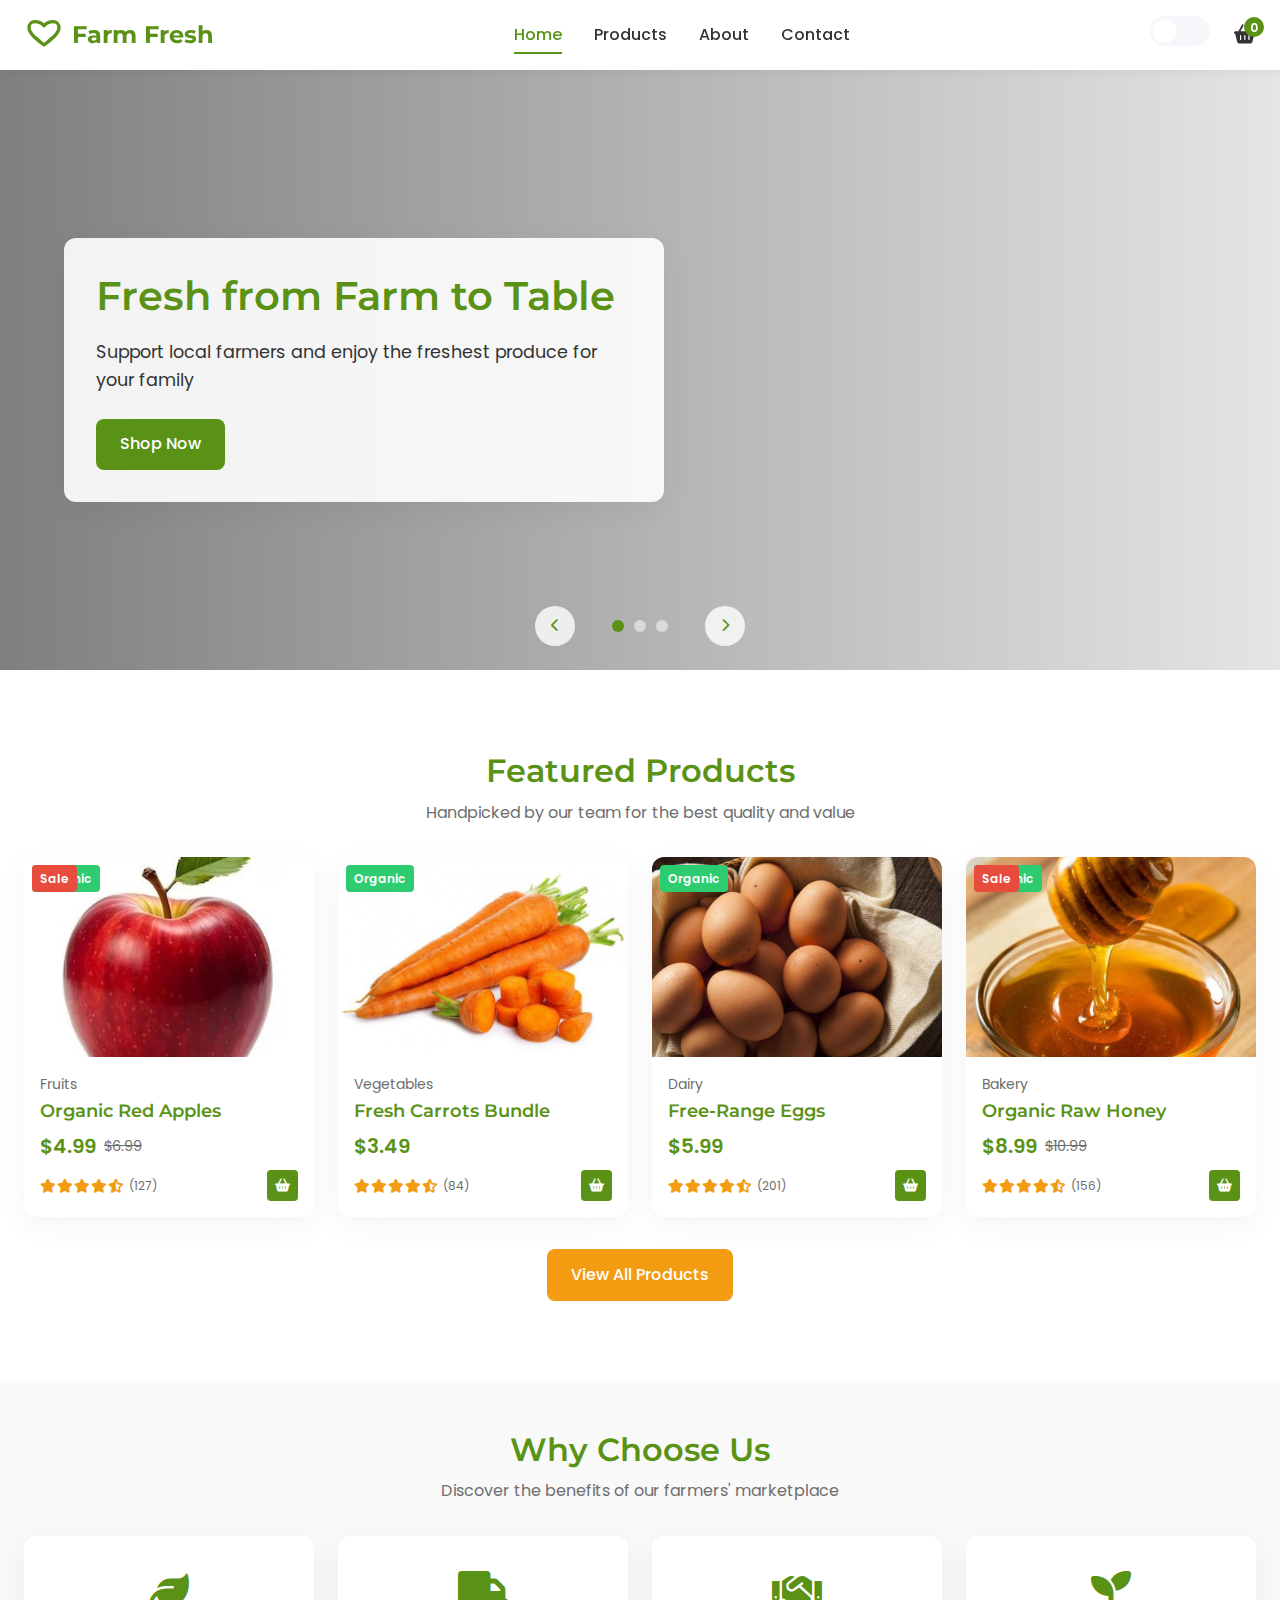
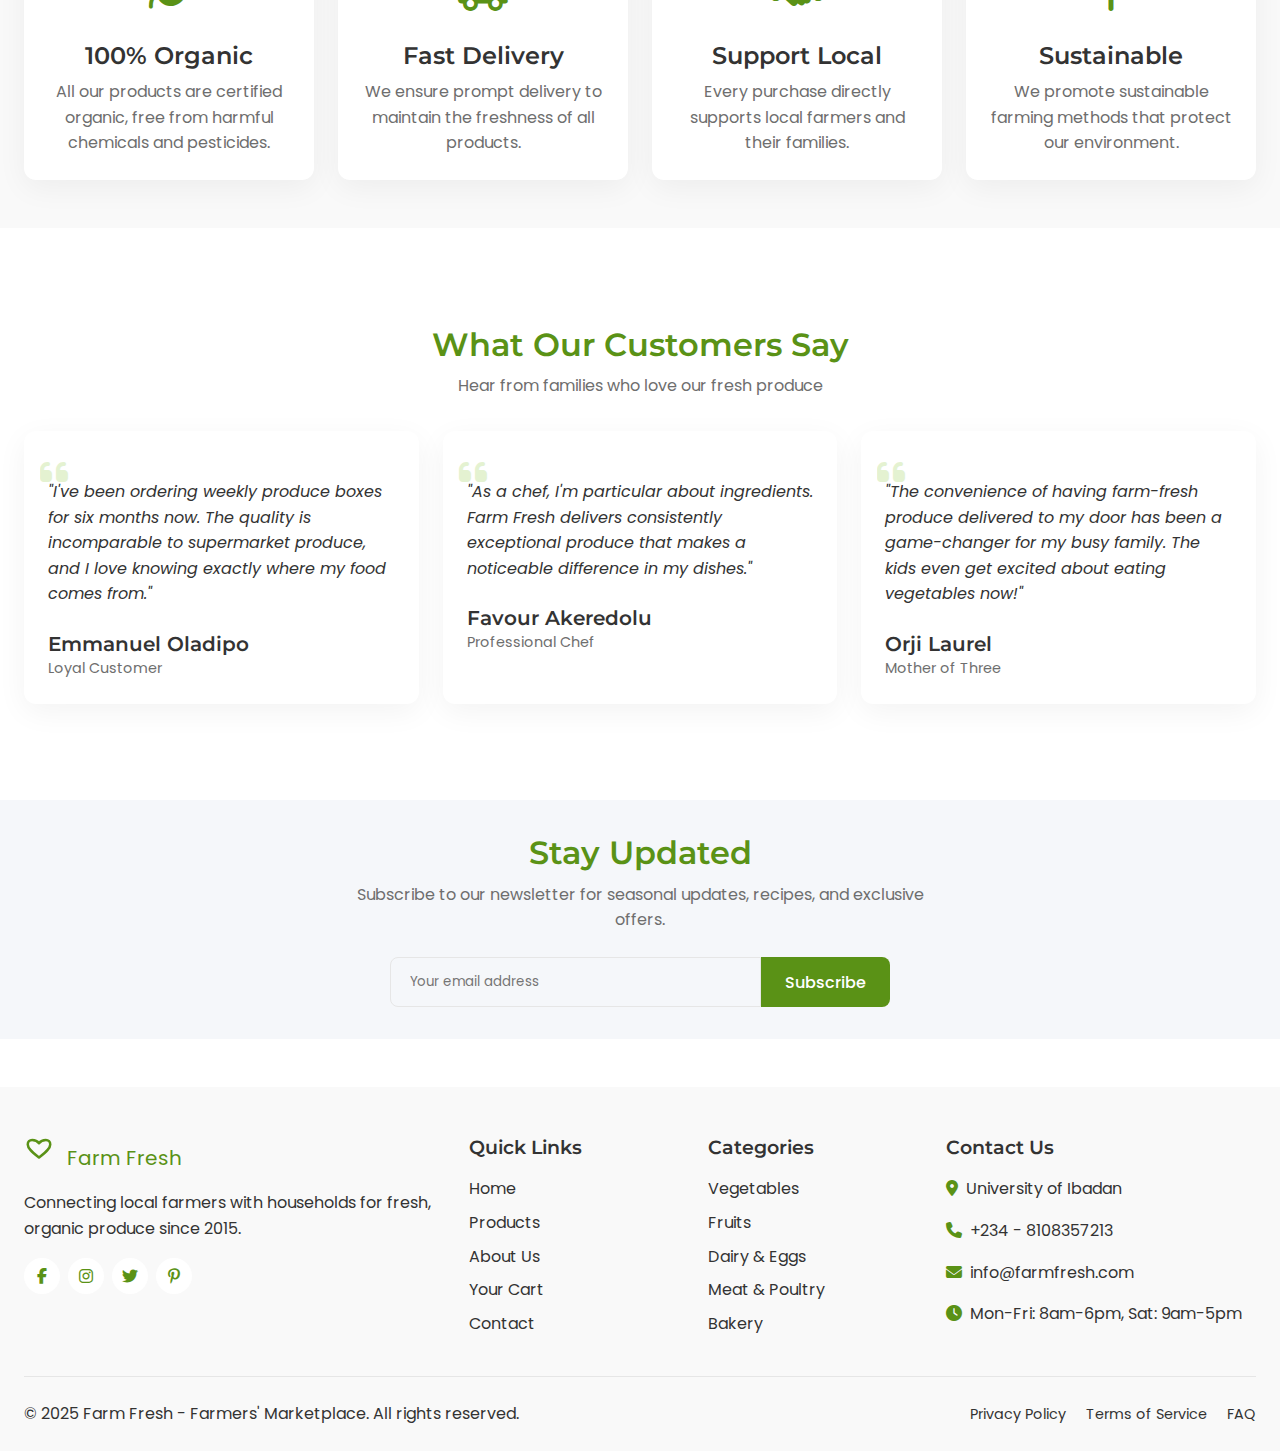
<file: index.html>
<!DOCTYPE html>
<html lang="en">
<head>
    <meta charset="UTF-8">
    <meta name="viewport" content="width=device-width, initial-scale=1.0">
    <title>Farm Fresh - Farmers' Marketplace</title>
    <!-- Google Fonts -->
    <link rel="preconnect" href="https://fonts.googleapis.com">
    <link rel="preconnect" href="https://fonts.gstatic.com" crossorigin>
    <link href="https://fonts.googleapis.com/css2?family=Poppins:wght@300;400;500;600;700&family=Montserrat:wght@400;500;600;700&display=swap" rel="stylesheet">
    <!-- Font Awesome -->
    <link rel="stylesheet" href="https://cdnjs.cloudflare.com/ajax/libs/font-awesome/6.4.0/css/all.min.css">
    <!-- Custom CSS -->
    <link rel="stylesheet" href="style.css">
    <link rel="stylesheet" href="responsive.css">
</head>
<body>
    <div class="page-container">
        <!-- Header -->
        <header class="main-header">
            <div class="container">
                <div class="logo-container">
                    <a href="index.html" class="logo">
                        <svg width="40" height="40" viewBox="0 0 24 24" fill="none" xmlns="http://www.w3.org/2000/svg" class="logo-svg">
                            <path d="M12 6.5C10.5 4.5 8 4 6.5 4C4.5 4 3 5.5 3 7.5C3 11 7 14 12 18C17 14 21 11 21 7.5C21 5.5 19.5 4 17.5 4C16 4 13.5 4.5 12 6.5Z" stroke="currentColor" stroke-width="2" stroke-linecap="round" stroke-linejoin="round"/>
                        </svg>
                        <span>Farm Fresh</span>
                    </a>
                </div>
                
                <nav class="main-nav">
                    <ul class="nav-list">
                        <li class="nav-item"><a href="index.html" class="nav-link active">Home</a></li>
                        <li class="nav-item"><a href="products.html" class="nav-link">Products</a></li>
                        <li class="nav-item"><a href="#about" class="nav-link">About</a></li>
                        <li class="nav-item"><a href="#contact" class="nav-link">Contact</a></li>
                    </ul>
                </nav>
                
                <div class="header-actions">
                    <div class="theme-toggle">
                        <input type="checkbox" id="theme-toggle-checkbox" class="theme-toggle-checkbox">
                        <label for="theme-toggle-checkbox" class="theme-toggle-label">
                            <i class="fas fa-sun"></i>
                            <i class="fas fa-moon"></i>
                            <span class="toggle-ball"></span>
                        </label>
                    </div>
                    
                    <a href="cart.html" class="cart-icon">
                        <i class="fas fa-shopping-basket"></i>
                        <span class="cart-count">0</span>
                    </a>
                    
                    <button class="mobile-menu-toggle" aria-label="Toggle menu">
                        <span class="hamburger-icon"></span>
                    </button>
                </div>
            </div>
        </header>
        
        <!-- Hero Section with Carousel -->
        <section class="hero-section">
            <div class="carousel-container">
                <div class="carousel">
                    <div class="carousel-slide active">
                        <div class="slide-content">
                            <h1>Fresh from Farm to Table</h1>
                            <p>Support local farmers and enjoy the freshest produce for your family</p>
                            <a href="products.html" class="btn btn-primary">Shop Now</a>
                        </div>
                        <div class="slide-background bg-1"></div>
                    </div>
                    <div class="carousel-slide">
                        <div class="slide-content">
                            <h1>Organic & Sustainable</h1>
                            <p>Discover organic vegetables, fruits, and dairy products from local farms</p>
                            <a href="products.html" class="btn btn-primary">Explore</a>
                        </div>
                        <div class="slide-background bg-2"></div>
                    </div>
                    <div class="carousel-slide">
                        <div class="slide-content">
                            <h1>Seasonal Specials</h1>
                            <p>The best of each season delivered directly to your doorstep</p>
                            <a href="products.html" class="btn btn-primary">View Specials</a>
                        </div>
                        <div class="slide-background bg-3"></div>
                    </div>
                </div>
                <div class="carousel-controls">
                    <button class="carousel-arrow prev" aria-label="Previous slide">
                        <i class="fas fa-chevron-left"></i>
                    </button>
                    <div class="carousel-indicators">
                        <button class="indicator active" data-slide="0" aria-label="Slide 1"></button>
                        <button class="indicator" data-slide="1" aria-label="Slide 2"></button>
                        <button class="indicator" data-slide="2" aria-label="Slide 3"></button>
                    </div>
                    <button class="carousel-arrow next" aria-label="Next slide">
                        <i class="fas fa-chevron-right"></i>
                    </button>
                </div>
            </div>
        </section>
        
        <!-- Featured Products Section -->
        <section class="featured-section">
            <div class="container">
                <div class="section-header">
                    <h2>Featured Products</h2>
                    <p>Handpicked by our team for the best quality and value</p>
                </div>
                
                <div class="featured-products" id="featured-products">
                    <!-- Products will be populated by JavaScript -->
                    <div class="loading-spinner">
                        <i class="fas fa-spinner fa-spin"></i>
                    </div>
                </div>
                
                <div class="text-center">
                    <a href="products.html" class="btn btn-secondary">View All Products</a>
                </div>
            </div>
        </section>
        
        <!-- Why Choose Us Section -->
        <section class="why-choose-us">
            <div class="container">
                <div class="section-header">
                    <h2>Why Choose Us</h2>
                    <p>Discover the benefits of our farmers' marketplace</p>
                </div>
                
                <div class="benefits-container">
                    <div class="benefit-card">
                        <div class="benefit-icon">
                            <i class="fas fa-leaf"></i>
                        </div>
                        <h3>100% Organic</h3>
                        <p>All our products are certified organic, free from harmful chemicals and pesticides.</p>
                    </div>
                    
                    <div class="benefit-card">
                        <div class="benefit-icon">
                            <i class="fas fa-truck"></i>
                        </div>
                        <h3>Fast Delivery</h3>
                        <p>We ensure prompt delivery to maintain the freshness of all products.</p>
                    </div>
                    
                    <div class="benefit-card">
                        <div class="benefit-icon">
                            <i class="fas fa-handshake"></i>
                        </div>
                        <h3>Support Local</h3>
                        <p>Every purchase directly supports local farmers and their families.</p>
                    </div>
                    
                    <div class="benefit-card">
                        <div class="benefit-icon">
                            <i class="fas fa-seedling"></i>
                        </div>
                        <h3>Sustainable</h3>
                        <p>We promote sustainable farming methods that protect our environment.</p>
                    </div>
                </div>
            </div>
        </section>
        
        <!-- Testimonials Section -->
        <section class="testimonials-section">
            <div class="container">
                <div class="section-header">
                    <h2>What Our Customers Say</h2>
                    <p>Hear from families who love our fresh produce</p>
                </div>
                
                <div class="testimonials-container">
                    <div class="testimonial-card">
                        <div class="quote-icon">
                            <i class="fas fa-quote-left"></i>
                        </div>
                        <p class="testimonial-text">"I've been ordering weekly produce boxes for six months now. The quality is incomparable to supermarket produce, and I love knowing exactly where my food comes from."</p>
                        <div class="testimonial-author">
                            <h4>Emmanuel Oladipo</h4>
                            <p>Loyal Customer</p>
                        </div>
                    </div>
                    
                    <div class="testimonial-card">
                        <div class="quote-icon">
                            <i class="fas fa-quote-left"></i>
                        </div>
                        <p class="testimonial-text">"As a chef, I'm particular about ingredients. Farm Fresh delivers consistently exceptional produce that makes a noticeable difference in my dishes."</p>
                        <div class="testimonial-author">
                            <h4>Favour Akeredolu</h4>
                            <p>Professional Chef</p>
                        </div>
                    </div>
                    
                    <div class="testimonial-card">
                        <div class="quote-icon">
                            <i class="fas fa-quote-left"></i>
                        </div>
                        <p class="testimonial-text">"The convenience of having farm-fresh produce delivered to my door has been a game-changer for my busy family. The kids even get excited about eating vegetables now!"</p>
                        <div class="testimonial-author">
                            <h4>Orji Laurel</h4>
                            <p>Mother of Three</p>
                        </div>
                    </div>
                </div>
            </div>
        </section>
        
        <!-- Subscribe Section -->
        <section class="subscribe-section">
            <div class="container">
                <div class="subscribe-content">
                    <h2>Stay Updated</h2>
                    <p>Subscribe to our newsletter for seasonal updates, recipes, and exclusive offers.</p>
                    <form class="subscribe-form">
                        <input type="email" placeholder="Your email address" required>
                        <button type="submit" class="btn btn-primary">Subscribe</button>
                    </form>
                </div>
            </div>
        </section>
        
        <!-- Footer -->
        <footer class="main-footer" id="contact">
            <div class="container">
                <div class="footer-content">
                    <div class="footer-column">
                        <div class="footer-logo">
                            <a href="index.html">
                                <svg width="30" height="30" viewBox="0 0 24 24" fill="none" xmlns="http://www.w3.org/2000/svg" class="logo-svg">
                                    <path d="M12 6.5C10.5 4.5 8 4 6.5 4C4.5 4 3 5.5 3 7.5C3 11 7 14 12 18C17 14 21 11 21 7.5C21 5.5 19.5 4 17.5 4C16 4 13.5 4.5 12 6.5Z" stroke="currentColor" stroke-width="2" stroke-linecap="round" stroke-linejoin="round"/>
                                </svg>
                                <span>Farm Fresh</span>
                            </a>
                        </div>
                        <p>Connecting local farmers with households for fresh, organic produce since 2015.</p>
                        <div class="social-links">
                            <a href="#" aria-label="Facebook"><i class="fab fa-facebook-f"></i></a>
                            <a href="#" aria-label="Instagram"><i class="fab fa-instagram"></i></a>
                            <a href="#" aria-label="Twitter"><i class="fab fa-twitter"></i></a>
                            <a href="#" aria-label="Pinterest"><i class="fab fa-pinterest-p"></i></a>
                        </div>
                    </div>
                    
                    <div class="footer-column">
                        <h3>Quick Links</h3>
                        <ul class="footer-links">
                            <li><a href="index.html">Home</a></li>
                            <li><a href="products.html">Products</a></li>
                            <li><a href="#about">About Us</a></li>
                            <li><a href="cart.html">Your Cart</a></li>
                            <li><a href="#contact">Contact</a></li>
                        </ul>
                    </div>
                    
                    <div class="footer-column">
                        <h3>Categories</h3>
                        <ul class="footer-links">
                            <li><a href="products.html?category=vegetables">Vegetables</a></li>
                            <li><a href="products.html?category=fruits">Fruits</a></li>
                            <li><a href="products.html?category=dairy">Dairy & Eggs</a></li>
                            <li><a href="products.html?category=meat">Meat & Poultry</a></li>
                            <li><a href="products.html?category=bakery">Bakery</a></li>
                        </ul>
                    </div>
                    
                    <div class="footer-column">
                        <h3>Contact Us</h3>
                        <ul class="contact-info">
                            <li><i class="fas fa-map-marker-alt"></i> University of Ibadan</li>
                            <li><i class="fas fa-phone"></i> +234 - 8108357213</li>
                            <li><i class="fas fa-envelope"></i> info@farmfresh.com</li>
                            <li><i class="fas fa-clock"></i> Mon-Fri: 8am-6pm, Sat: 9am-5pm</li>
                        </ul>
                    </div>
                </div>
                
                <div class="footer-bottom">
                    <p>&copy; 2025 Farm Fresh - Farmers' Marketplace. All rights reserved.</p>
                    <div class="footer-bottom-links">
                        <a href="#">Privacy Policy</a>
                        <a href="#">Terms of Service</a>
                        <a href="#">FAQ</a>
                    </div>
                </div>
            </div>
        </footer>
    </div>
    
    <!-- JavaScript -->
    <script src="main.js"></script>
    <script src="carousel.js"></script>
    <script src="theme.js"></script>
    <script src="products.js"></script>
</body>
</html>
</file>
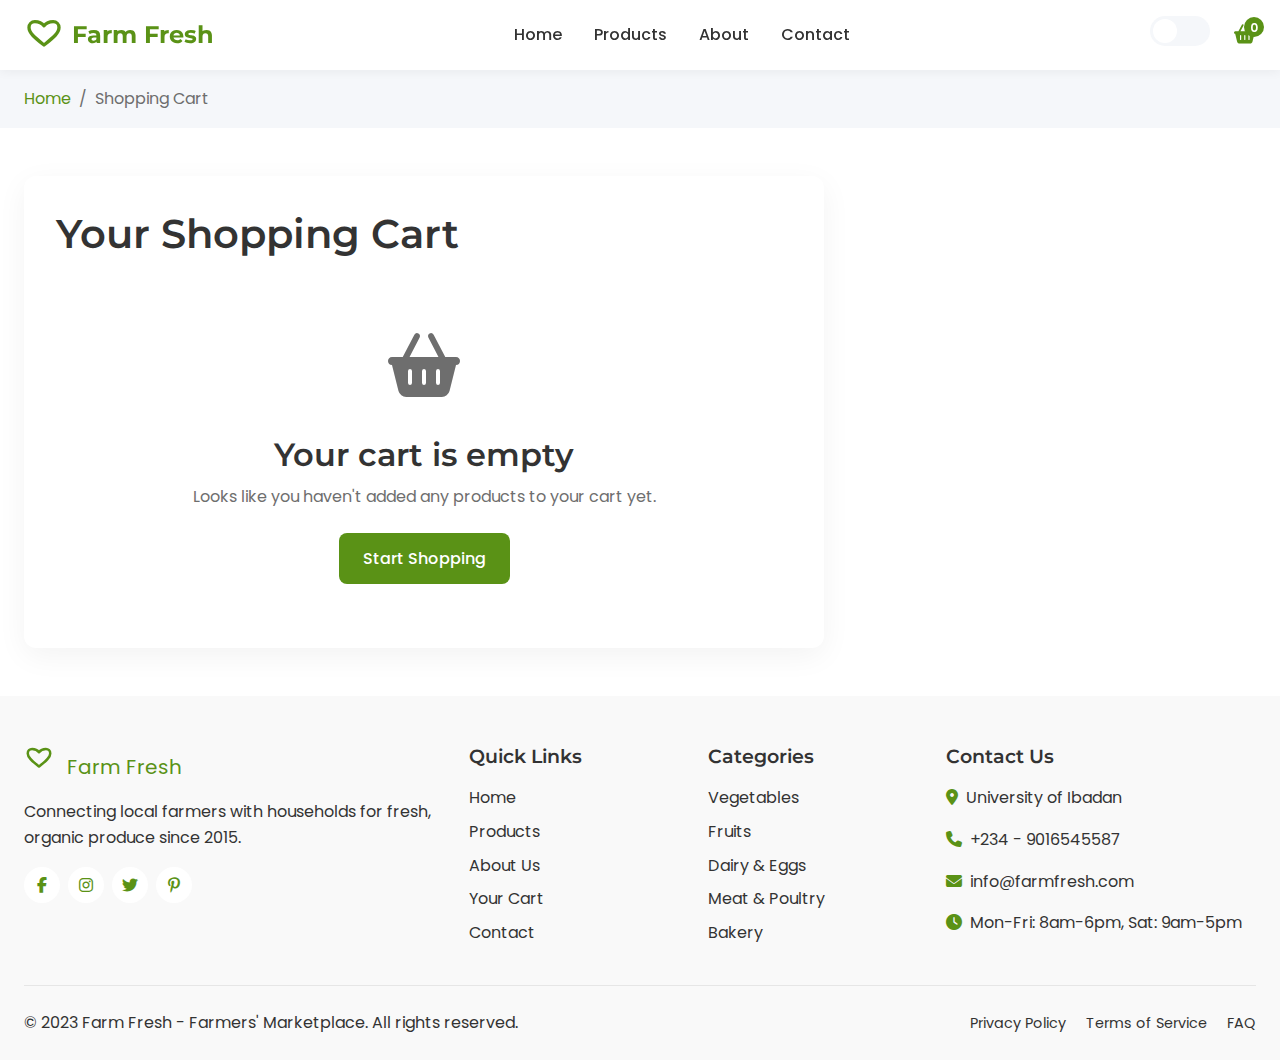
<file: cart.html>
<!DOCTYPE html>
<html lang="en">
<head>
    <meta charset="UTF-8">
    <meta name="viewport" content="width=device-width, initial-scale=1.0">
    <title>Shopping Cart - Farm Fresh Marketplace</title>
    <!-- Google Fonts -->
    <link rel="preconnect" href="https://fonts.googleapis.com">
    <link rel="preconnect" href="https://fonts.gstatic.com" crossorigin>
    <link href="https://fonts.googleapis.com/css2?family=Poppins:wght@300;400;500;600;700&family=Montserrat:wght@400;500;600;700&display=swap" rel="stylesheet">
    <!-- Font Awesome -->
    <link rel="stylesheet" href="https://cdnjs.cloudflare.com/ajax/libs/font-awesome/6.4.0/css/all.min.css">
    <!-- Custom CSS -->
    <link rel="stylesheet" href="style.css">
    <link rel="stylesheet" href="responsive.css">
</head>
<body>
    <div class="page-container">
        <!-- Header -->
        <header class="main-header">
            <div class="container">
                <div class="logo-container">
                    <a href="index.html" class="logo">
                        <svg width="40" height="40" viewBox="0 0 24 24" fill="none" xmlns="http://www.w3.org/2000/svg" class="logo-svg">
                            <path d="M12 6.5C10.5 4.5 8 4 6.5 4C4.5 4 3 5.5 3 7.5C3 11 7 14 12 18C17 14 21 11 21 7.5C21 5.5 19.5 4 17.5 4C16 4 13.5 4.5 12 6.5Z" stroke="currentColor" stroke-width="2" stroke-linecap="round" stroke-linejoin="round"/>
                        </svg>
                        <span>Farm Fresh</span>
                    </a>
                </div>
                
                <nav class="main-nav">
                    <ul class="nav-list">
                        <li class="nav-item"><a href="index.html" class="nav-link">Home</a></li>
                        <li class="nav-item"><a href="products.html" class="nav-link">Products</a></li>
                        <li class="nav-item"><a href="#about" class="nav-link">About</a></li>
                        <li class="nav-item"><a href="#contact" class="nav-link">Contact</a></li>
                    </ul>
                </nav>
                
                <div class="header-actions">
                    <div class="theme-toggle">
                        <input type="checkbox" id="theme-toggle-checkbox" class="theme-toggle-checkbox">
                        <label for="theme-toggle-checkbox" class="theme-toggle-label">
                            <i class="fas fa-sun"></i>
                            <i class="fas fa-moon"></i>
                            <span class="toggle-ball"></span>
                        </label>
                    </div>
                    
                    <a href="cart.html" class="cart-icon active">
                        <i class="fas fa-shopping-basket"></i>
                        <span class="cart-count">0</span>
                    </a>
                    
                    <button class="mobile-menu-toggle" aria-label="Toggle menu">
                        <span class="hamburger-icon"></span>
                    </button>
                </div>
            </div>
        </header>
        
        <!-- Breadcrumbs -->
        <div class="breadcrumbs">
            <div class="container">
                <ul class="breadcrumb-list">
                    <li><a href="index.html">Home</a></li>
                    <li>Shopping Cart</li>
                </ul>
            </div>
        </div>
        
        <!-- Cart Page Main Content -->
        <main class="cart-page">
            <div class="container">
                <div class="cart-container">
                    <h1>Your Shopping Cart</h1>
                    
                    <div id="cart-content">
                        <!-- Cart items will be populated by JavaScript -->
                        <div class="loading-spinner">
                            <i class="fas fa-spinner fa-spin"></i>
                        </div>
                    </div>
                    
                    <div class="empty-cart-message" id="empty-cart-message" style="display: none;">
                        <div class="empty-cart-icon">
                            <i class="fas fa-shopping-basket"></i>
                        </div>
                        <h2>Your cart is empty</h2>
                        <p>Looks like you haven't added any products to your cart yet.</p>
                        <a href="products.html" class="btn btn-primary">Start Shopping</a>
                    </div>
                    
                    <div class="cart-actions" id="cart-actions" style="display: none;">
                        <div class="continue-shopping">
                            <a href="products.html" class="btn btn-outline">
                                <i class="fas fa-arrow-left"></i> Continue Shopping
                            </a>
                        </div>
                        <div class="update-cart">
                            <button id="update-cart-btn" class="btn btn-secondary">
                                <i class="fas fa-sync-alt"></i> Update Cart
                            </button>
                        </div>
                    </div>
                </div>
                
                <!-- Order Summary -->
                <div class="order-summary-container" id="order-summary" style="display: none;">
                    <div class="order-summary">
                        <h2>Order Summary</h2>
                        
                        <div class="summary-item">
                            <span>Subtotal</span>
                            <span id="subtotal-price">$0.00</span>
                        </div>
                        
                        <div class="summary-item">
                            <span>Shipping</span>
                            <span id="shipping-cost">$0.00</span>
                        </div>
                        
                        <div class="summary-item tax">
                            <span>Tax</span>
                            <span id="tax-amount">$0.00</span>
                        </div>
                        
                        <div class="summary-item promo-code">
                            <div class="promo-input">
                                <input type="text" id="promo-code" placeholder="Enter promo code">
                                <button id="apply-promo" class="btn btn-small">Apply</button>
                            </div>
                        </div>
                        
                        <div class="summary-item discount" id="discount-container" style="display: none;">
                            <span>Discount</span>
                            <span id="discount-amount">-$0.00</span>
                        </div>
                        
                        <div class="summary-total">
                            <span>Total</span>
                            <span id="total-price">$0.00</span>
                        </div>
                        
                        <button id="checkout-btn" class="btn btn-primary checkout-btn">
                            Proceed to Checkout
                        </button>
                    </div>
                    
                    <!-- Payment Methods -->
                    <div class="payment-methods">
                        <h3>We Accept</h3>
                        <div class="payment-icons">
                            <i class="fab fa-cc-visa"></i>
                            <i class="fab fa-cc-mastercard"></i>
                            <i class="fab fa-cc-amex"></i>
                            <i class="fab fa-cc-paypal"></i>
                            <i class="fab fa-cc-apple-pay"></i>
                        </div>
                    </div>
                </div>
            </div>
        </main>
        
        <!-- Checkout Modal -->
        <div class="modal" id="checkout-modal">
            <div class="modal-content">
                <button class="modal-close" id="close-modal" aria-label="Close modal">
                    <i class="fas fa-times"></i>
                </button>
                
                <div class="checkout-form-container">
                    <h2>Complete Your Order</h2>
                    
                    <form id="checkout-form" class="checkout-form">
                        <div class="form-section">
                            <h3>Contact Information</h3>
                            <div class="form-group">
                                <label for="email">Email Address</label>
                                <input type="email" id="email" required>
                            </div>
                            <div class="form-group">
                                <label for="phone">Phone Number</label>
                                <input type="tel" id="phone" required>
                            </div>
                        </div>
                        
                        <div class="form-section">
                            <h3>Shipping Address</h3>
                            <div class="form-row">
                                <div class="form-group">
                                    <label for="first-name">First Name</label>
                                    <input type="text" id="first-name" required>
                                </div>
                                <div class="form-group">
                                    <label for="last-name">Last Name</label>
                                    <input type="text" id="last-name" required>
                                </div>
                            </div>
                            <div class="form-group">
                                <label for="address">Address</label>
                                <input type="text" id="address" required>
                            </div>
                            <div class="form-group">
                                <label for="apartment">Apartment, suite, etc. (optional)</label>
                                <input type="text" id="apartment">
                            </div>
                            <div class="form-row">
                                <div class="form-group">
                                    <label for="city">City</label>
                                    <input type="text" id="city" required>
                                </div>
                                <div class="form-group">
                                    <label for="state">State</label>
                                    <input type="text" id="state" required>
                                </div>
                                <div class="form-group">
                                    <label for="zip">ZIP Code</label>
                                    <input type="text" id="zip" required>
                                </div>
                            </div>
                        </div>
                        
                        <div class="form-section">
                            <h3>Payment Method</h3>
                            <div class="payment-options">
                                <label class="payment-option">
                                    <input type="radio" name="payment" value="credit-card" checked>
                                    <span class="payment-label">
                                        <i class="far fa-credit-card"></i>
                                        Credit Card
                                    </span>
                                </label>
                                <label class="payment-option">
                                    <input type="radio" name="payment" value="paypal">
                                    <span class="payment-label">
                                        <i class="fab fa-paypal"></i>
                                        PayPal
                                    </span>
                                </label>
                            </div>
                            
                            <div id="credit-card-fields">
                                <div class="form-group">
                                    <label for="card-number">Card Number</label>
                                    <input type="text" id="card-number" placeholder="1234 5678 9012 3456" required>
                                </div>
                                <div class="form-row">
                                    <div class="form-group">
                                        <label for="card-name">Name on Card</label>
                                        <input type="text" id="card-name" required>
                                    </div>
                                </div>
                                <div class="form-row">
                                    <div class="form-group">
                                        <label for="expiry">Expiry Date</label>
                                        <input type="text" id="expiry" placeholder="MM/YY" required>
                                    </div>
                                    <div class="form-group">
                                        <label for="cvv">CVV</label>
                                        <input type="text" id="cvv" placeholder="123" required>
                                    </div>
                                </div>
                            </div>
                        </div>
                        
                        <div class="form-section">
                            <div class="order-review">
                                <h3>Order Review</h3>
                                <div class="review-total">
                                    <span>Total:</span>
                                    <span id="review-total-price">$0.00</span>
                                </div>
                            </div>
                            
                            <button type="submit" class="btn btn-primary place-order-btn">
                                Place Order
                            </button>
                        </div>
                    </form>
                </div>
            </div>
        </div>
        
        <!-- Order Success Modal -->
        <div class="modal" id="success-modal">
            <div class="modal-content success-content">
                <div class="success-icon">
                    <i class="fas fa-check-circle"></i>
                </div>
                <h2>Order Placed Successfully!</h2>
                <p>Thank you for your order. Your order has been received and is being processed.</p>
                <p>Order confirmation has been sent to your email.</p>
                <div class="order-number">
                    <span>Order Number:</span>
                    <span id="order-number">#FMF5423789</span>
                </div>
                <button id="continue-shopping-btn" class="btn btn-primary">Continue Shopping</button>
            </div>
        </div>
        
        <!-- Footer -->
        <footer class="main-footer" id="contact">
            <div class="container">
                <div class="footer-content">
                    <div class="footer-column">
                        <div class="footer-logo">
                            <a href="index.html">
                                <svg width="30" height="30" viewBox="0 0 24 24" fill="none" xmlns="http://www.w3.org/2000/svg" class="logo-svg">
                                    <path d="M12 6.5C10.5 4.5 8 4 6.5 4C4.5 4 3 5.5 3 7.5C3 11 7 14 12 18C17 14 21 11 21 7.5C21 5.5 19.5 4 17.5 4C16 4 13.5 4.5 12 6.5Z" stroke="currentColor" stroke-width="2" stroke-linecap="round" stroke-linejoin="round"/>
                                </svg>
                                <span>Farm Fresh</span>
                            </a>
                        </div>
                        <p>Connecting local farmers with households for fresh, organic produce since 2015.</p>
                        <div class="social-links">
                            <a href="#" aria-label="Facebook"><i class="fab fa-facebook-f"></i></a>
                            <a href="#" aria-label="Instagram"><i class="fab fa-instagram"></i></a>
                            <a href="#" aria-label="Twitter"><i class="fab fa-twitter"></i></a>
                            <a href="#" aria-label="Pinterest"><i class="fab fa-pinterest-p"></i></a>
                        </div>
                    </div>
                    
                    <div class="footer-column">
                        <h3>Quick Links</h3>
                        <ul class="footer-links">
                            <li><a href="index.html">Home</a></li>
                            <li><a href="products.html">Products</a></li>
                            <li><a href="#about">About Us</a></li>
                            <li><a href="cart.html">Your Cart</a></li>
                            <li><a href="#contact">Contact</a></li>
                        </ul>
                    </div>
                    
                    <div class="footer-column">
                        <h3>Categories</h3>
                        <ul class="footer-links">
                            <li><a href="products.html?category=vegetables">Vegetables</a></li>
                            <li><a href="products.html?category=fruits">Fruits</a></li>
                            <li><a href="products.html?category=dairy">Dairy & Eggs</a></li>
                            <li><a href="products.html?category=meat">Meat & Poultry</a></li>
                            <li><a href="products.html?category=bakery">Bakery</a></li>
                        </ul>
                    </div>
                    
                    <div class="footer-column">
                        <h3>Contact Us</h3>
                        <ul class="contact-info">
                            <li><i class="fas fa-map-marker-alt"></i> University of Ibadan</li>
                            <li><i class="fas fa-phone"></i> +234 - 9016545587</li>
                            <li><i class="fas fa-envelope"></i> info@farmfresh.com</li>
                            <li><i class="fas fa-clock"></i> Mon-Fri: 8am-6pm, Sat: 9am-5pm</li>
                        </ul>
                    </div>
                </div>
                
                <div class="footer-bottom">
                    <p>&copy; 2023 Farm Fresh - Farmers' Marketplace. All rights reserved.</p>
                    <div class="footer-bottom-links">
                        <a href="#">Privacy Policy</a>
                        <a href="#">Terms of Service</a>
                        <a href="#">FAQ</a>
                    </div>
                </div>
            </div>
        </footer>
    </div>
    
    <!-- JavaScript -->
    <script src="main.js"></script>
    <script src="cart.js"></script>
    <script src="theme.js"></script>
</body>
</html>
</file>
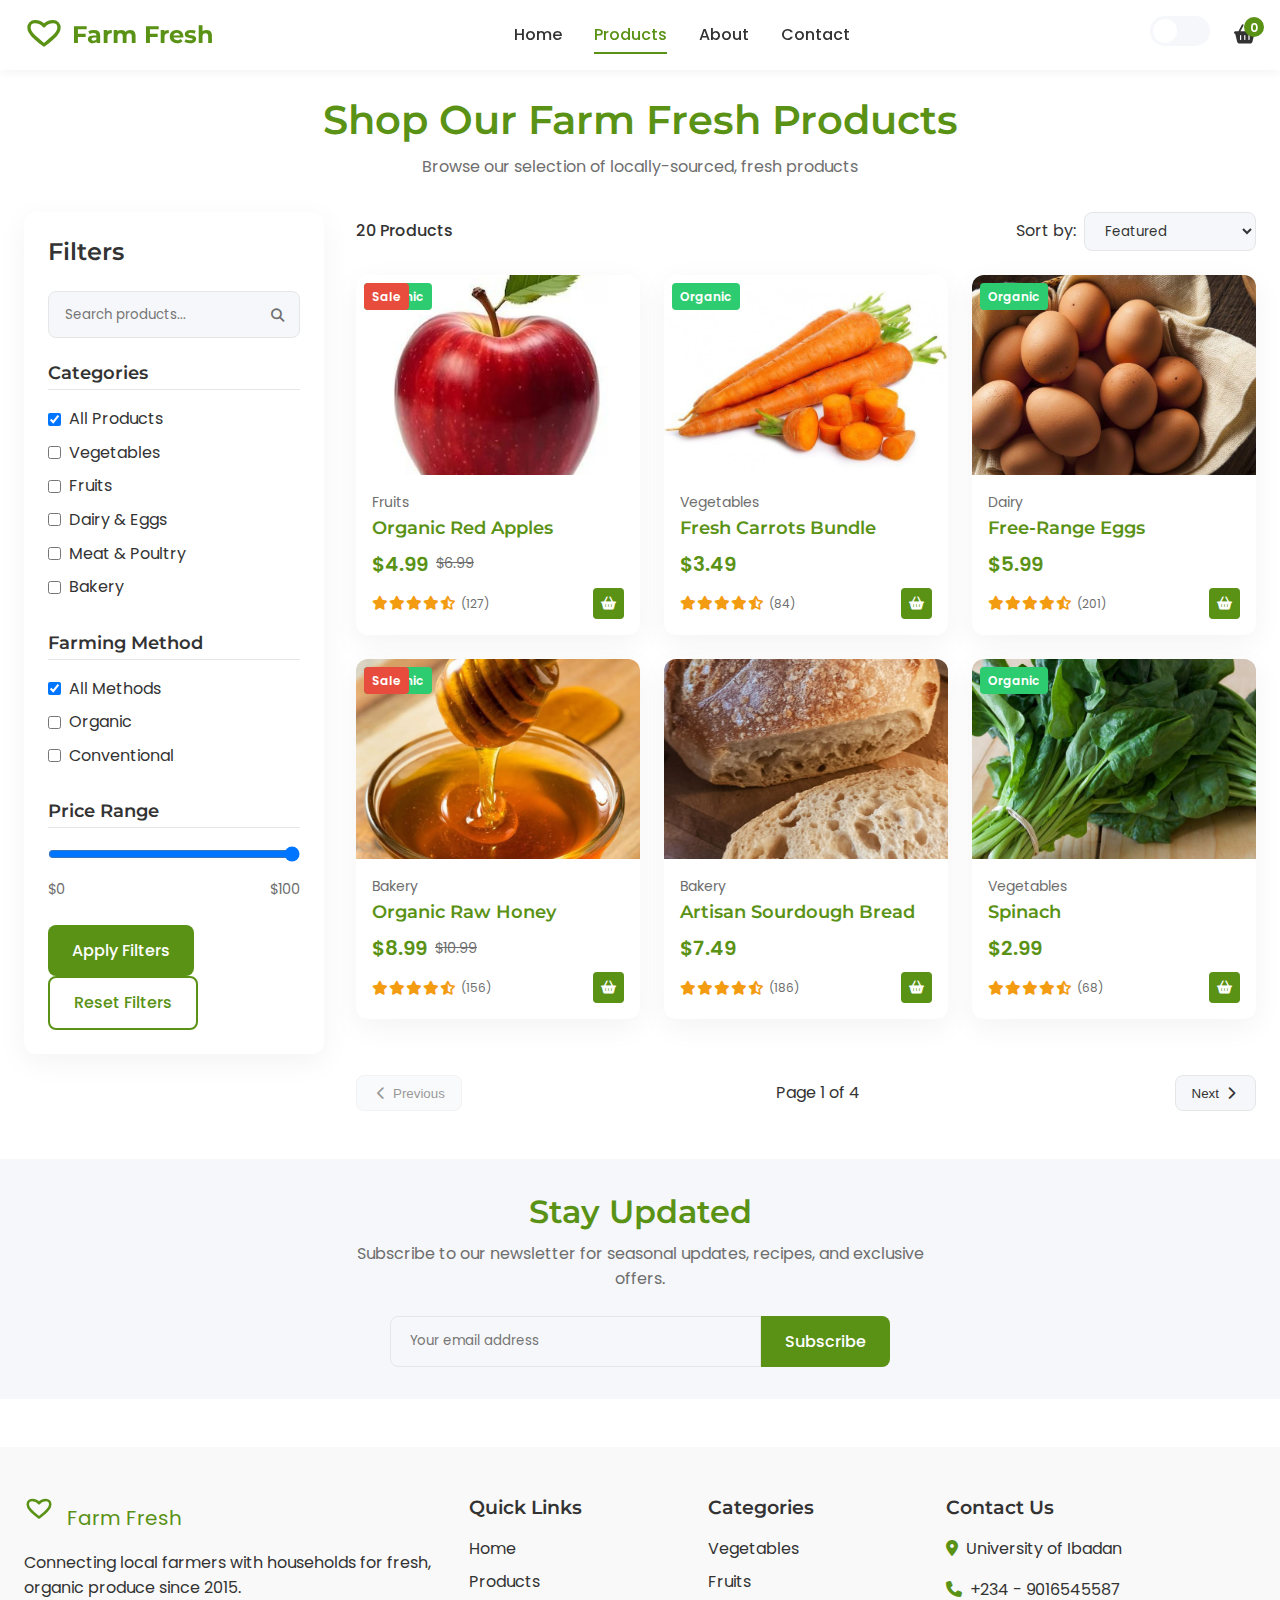
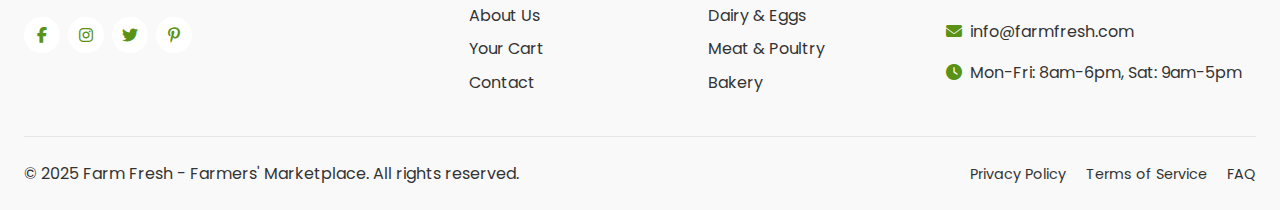
<file: product-details.html>
<!DOCTYPE html>
<html lang="en">
<head>
    <meta charset="UTF-8">
    <meta name="viewport" content="width=device-width, initial-scale=1.0">
    <title>Product Details - Farm Fresh Marketplace</title>
    <!-- Google Fonts -->
    <link rel="preconnect" href="https://fonts.googleapis.com">
    <link rel="preconnect" href="https://fonts.gstatic.com" crossorigin>
    <link href="https://fonts.googleapis.com/css2?family=Poppins:wght@300;400;500;600;700&family=Montserrat:wght@400;500;600;700&display=swap" rel="stylesheet">
    <!-- Font Awesome -->
    <link rel="stylesheet" href="https://cdnjs.cloudflare.com/ajax/libs/font-awesome/6.4.0/css/all.min.css">
    <!-- Custom CSS -->
    <link rel="stylesheet" href="style.css">
    <link rel="stylesheet" href="responsive.css">
</head>
<body>
    <div class="page-container">
        <!-- Header -->
        <header class="main-header">
            <div class="container">
                <div class="logo-container">
                    <a href="index.html" class="logo">
                        <svg width="40" height="40" viewBox="0 0 24 24" fill="none" xmlns="http://www.w3.org/2000/svg" class="logo-svg">
                            <path d="M12 6.5C10.5 4.5 8 4 6.5 4C4.5 4 3 5.5 3 7.5C3 11 7 14 12 18C17 14 21 11 21 7.5C21 5.5 19.5 4 17.5 4C16 4 13.5 4.5 12 6.5Z" stroke="currentColor" stroke-width="2" stroke-linecap="round" stroke-linejoin="round"/>
                        </svg>
                        <span>Farm Fresh</span>
                    </a>
                </div>
                
                <nav class="main-nav">
                    <ul class="nav-list">
                        <li class="nav-item"><a href="index.html" class="nav-link">Home</a></li>
                        <li class="nav-item"><a href="products.html" class="nav-link active">Products</a></li>
                        <li class="nav-item"><a href="#about" class="nav-link">About</a></li>
                        <li class="nav-item"><a href="#contact" class="nav-link">Contact</a></li>
                    </ul>
                </nav>
                
                <div class="header-actions">
                    <div class="theme-toggle">
                        <input type="checkbox" id="theme-toggle-checkbox" class="theme-toggle-checkbox">
                        <label for="theme-toggle-checkbox" class="theme-toggle-label">
                            <i class="fas fa-sun"></i>
                            <i class="fas fa-moon"></i>
                            <span class="toggle-ball"></span>
                        </label>
                    </div>
                    
                    <a href="cart.html" class="cart-icon">
                        <i class="fas fa-shopping-basket"></i>
                        <span class="cart-count">0</span>
                    </a>
                    
                    <button class="mobile-menu-toggle" aria-label="Toggle menu">
                        <span class="hamburger-icon"></span>
                    </button>
                </div>
            </div>
        </header>
        
        <!-- Breadcrumbs -->
        <div class="breadcrumbs">
            <div class="container">
                <ul class="breadcrumb-list">
                    <li><a href="index.html">Home</a></li>
                    <li><a href="products.html">Products</a></li>
                    <li id="breadcrumb-product-name">Product Details</li>
                </ul>
            </div>
        </div>
        
        <!-- Product Details Main Content -->
        <main class="product-details-page">
            <div class="container">
                <div class="product-details-container" id="product-details">
                    <!-- Product details will be populated by JavaScript -->
                    <div class="loading-spinner">
                        <i class="fas fa-spinner fa-spin"></i>
                    </div>
                </div>
                
                <!-- Product Tabs -->
                <div class="product-tabs">
                    <div class="tabs-header">
                        <button class="tab-btn active" data-tab="description">Description</button>
                        <button class="tab-btn" data-tab="nutrition">Nutrition Information</button>
                        <button class="tab-btn" data-tab="reviews">Reviews</button>
                    </div>
                    
                    <div class="tabs-content">
                        <div class="tab-panel active" id="description-panel">
                            <div class="loading-spinner tab-spinner">
                                <i class="fas fa-spinner fa-spin"></i>
                            </div>
                        </div>
                        
                        <div class="tab-panel" id="nutrition-panel">
                            <div class="loading-spinner tab-spinner">
                                <i class="fas fa-spinner fa-spin"></i>
                            </div>
                        </div>
                        
                        <div class="tab-panel" id="reviews-panel">
                            <div class="loading-spinner tab-spinner">
                                <i class="fas fa-spinner fa-spin"></i>
                            </div>
                            
                            <div class="review-form-container">
                                <h3>Write a Review</h3>
                                <form id="review-form" class="review-form">
                                    <div class="form-group">
                                        <label for="review-name">Your Name</label>
                                        <input type="text" id="review-name" required>
                                    </div>
                                    
                                    <div class="form-group">
                                        <label for="review-rating">Rating</label>
                                        <div class="rating-selector">
                                            <i class="far fa-star" data-rating="1"></i>
                                            <i class="far fa-star" data-rating="2"></i>
                                            <i class="far fa-star" data-rating="3"></i>
                                            <i class="far fa-star" data-rating="4"></i>
                                            <i class="far fa-star" data-rating="5"></i>
                                        </div>
                                        <input type="hidden" id="review-rating" value="0" required>
                                    </div>
                                    
                                    <div class="form-group">
                                        <label for="review-text">Your Review</label>
                                        <textarea id="review-text" rows="4" required></textarea>
                                    </div>
                                    
                                    <button type="submit" class="btn btn-primary">Submit Review</button>
                                </form>
                            </div>
                        </div>
                    </div>
                </div>
                
                <!-- Related Products -->
                <section class="related-products">
                    <h2>You May Also Like</h2>
                    <div class="related-products-container" id="related-products">
                        <!-- Related products will be populated by JavaScript -->
                        <div class="loading-spinner">
                            <i class="fas fa-spinner fa-spin"></i>
                        </div>
                    </div>
                </section>
            </div>
        </main>
        
        <!-- Recently Viewed Products -->
        <section class="recently-viewed">
            <div class="container">
                <h2>Recently Viewed</h2>
                <div class="recently-viewed-container" id="recently-viewed">
                    <!-- Recently viewed products will be populated by JavaScript -->
                </div>
            </div>
        </section>
        
        <!-- Footer -->
        <footer class="main-footer" id="contact">
            <div class="container">
                <div class="footer-content">
                    <div class="footer-column">
                        <div class="footer-logo">
                            <a href="index.html">
                                <svg width="30" height="30" viewBox="0 0 24 24" fill="none" xmlns="http://www.w3.org/2000/svg" class="logo-svg">
                                    <path d="M12 6.5C10.5 4.5 8 4 6.5 4C4.5 4 3 5.5 3 7.5C3 11 7 14 12 18C17 14 21 11 21 7.5C21 5.5 19.5 4 17.5 4C16 4 13.5 4.5 12 6.5Z" stroke="currentColor" stroke-width="2" stroke-linecap="round" stroke-linejoin="round"/>
                                </svg>
                                <span>Farm Fresh</span>
                            </a>
                        </div>
                        <p>Connecting local farmers with households for fresh, organic produce since 2015.</p>
                        <div class="social-links">
                            <a href="#" aria-label="Facebook"><i class="fab fa-facebook-f"></i></a>
                            <a href="#" aria-label="Instagram"><i class="fab fa-instagram"></i></a>
                            <a href="#" aria-label="Twitter"><i class="fab fa-twitter"></i></a>
                            <a href="#" aria-label="Pinterest"><i class="fab fa-pinterest-p"></i></a>
                        </div>
                    </div>
                    
                    <div class="footer-column">
                        <h3>Quick Links</h3>
                        <ul class="footer-links">
                            <li><a href="index.html">Home</a></li>
                            <li><a href="products.html">Products</a></li>
                            <li><a href="#about">About Us</a></li>
                            <li><a href="cart.html">Your Cart</a></li>
                            <li><a href="#contact">Contact</a></li>
                        </ul>
                    </div>
                    
                    <div class="footer-column">
                        <h3>Categories</h3>
                        <ul class="footer-links">
                            <li><a href="products.html?category=vegetables">Vegetables</a></li>
                            <li><a href="products.html?category=fruits">Fruits</a></li>
                            <li><a href="products.html?category=dairy">Dairy & Eggs</a></li>
                            <li><a href="products.html?category=meat">Meat & Poultry</a></li>
                            <li><a href="products.html?category=bakery">Bakery</a></li>
                        </ul>
                    </div>
                    
                    <div class="footer-column">
                        <h3>Contact Us</h3>
                        <ul class="contact-info">
                            <li><i class="fas fa-map-marker-alt"></i> University of Ibadan</li>
                            <li><i class="fas fa-phone"></i> +234 - 8108357213</li>
                            <li><i class="fas fa-envelope"></i> info@farmfresh.com</li>
                            <li><i class="fas fa-clock"></i> Mon-Fri: 8am-6pm, Sat: 9am-5pm</li>
                        </ul>
                    </div>
                </div>
                
                <div class="footer-bottom">
                    <p>&copy; 2023 Farm Fresh - Farmers' Marketplace. All rights reserved.</p>
                    <div class="footer-bottom-links">
                        <a href="#">Privacy Policy</a>
                        <a href="#">Terms of Service</a>
                        <a href="#">FAQ</a>
                    </div>
                </div>
            </div>
        </footer>
    </div>
    
    <!-- JavaScript -->
    <script src="main.js"></script>
    <script src="product-details.js"></script>
    <script src="theme.js"></script>
</body>
</html>
</file>
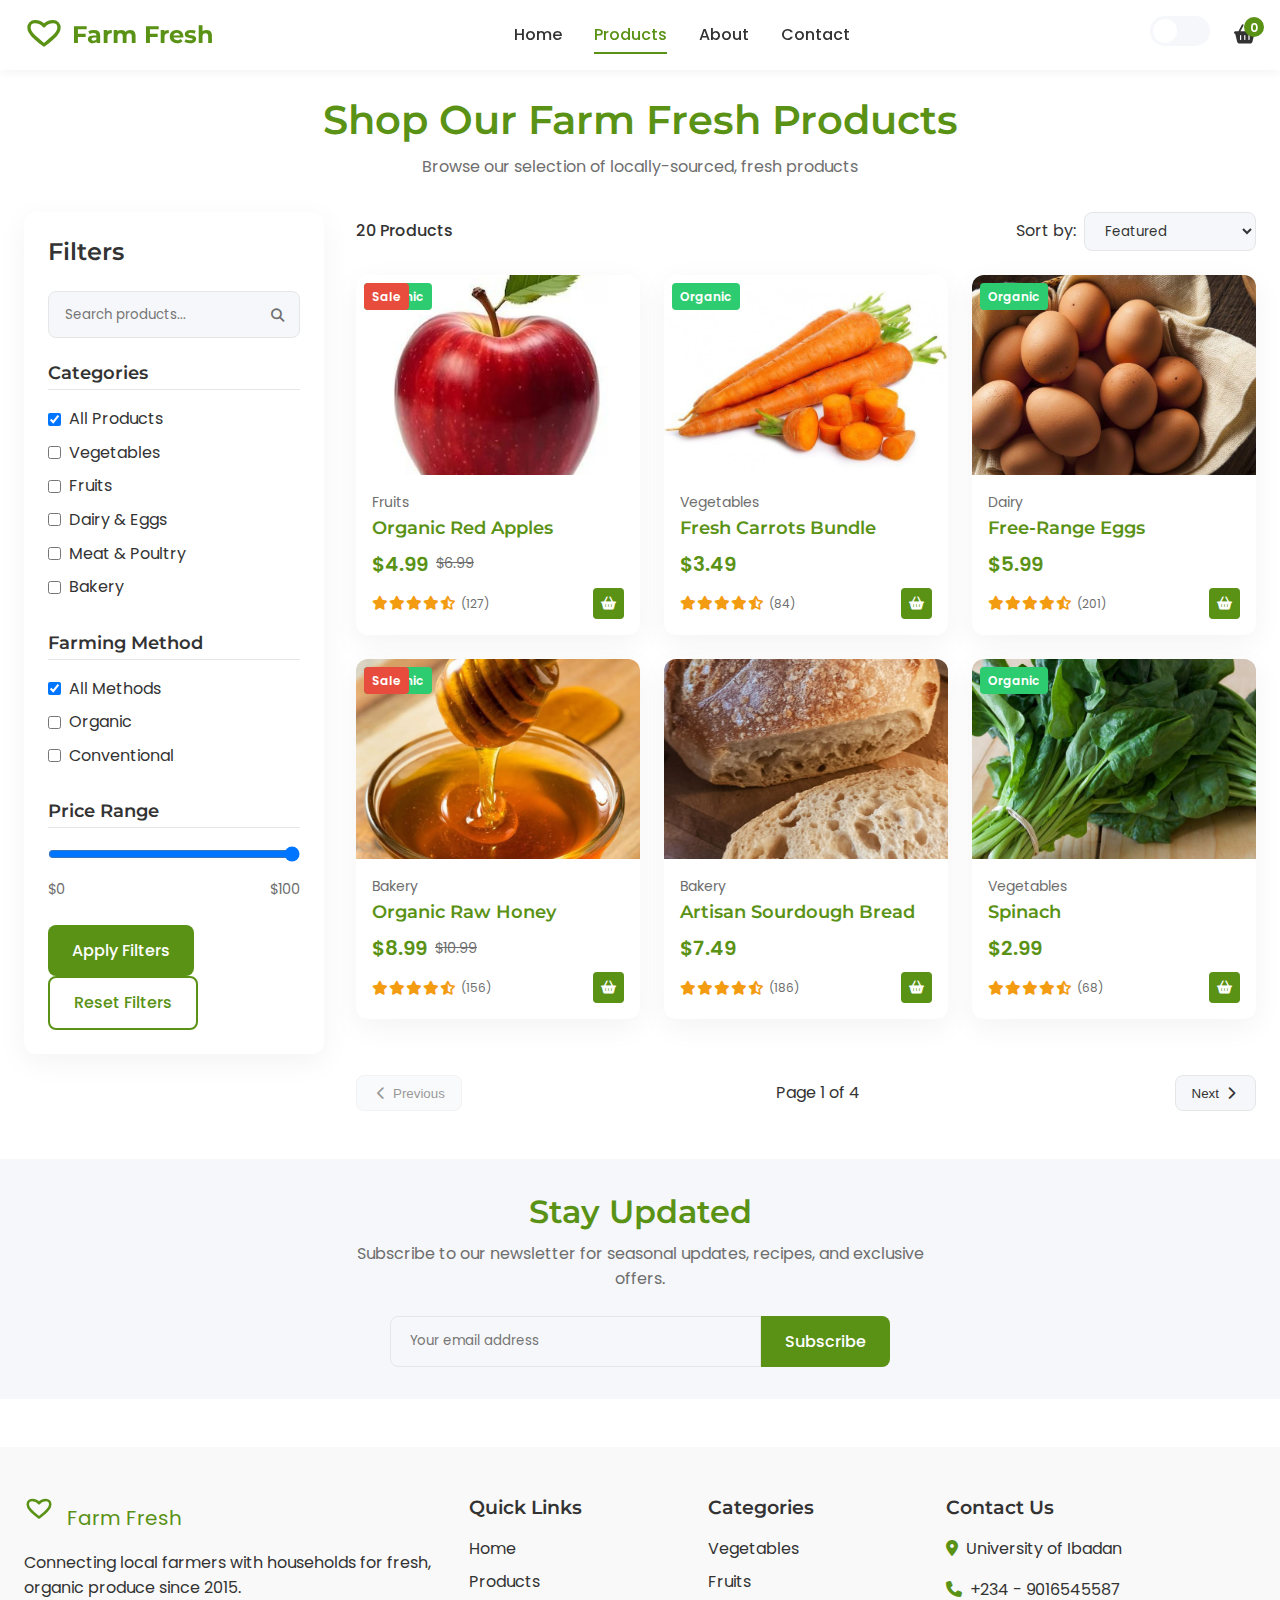
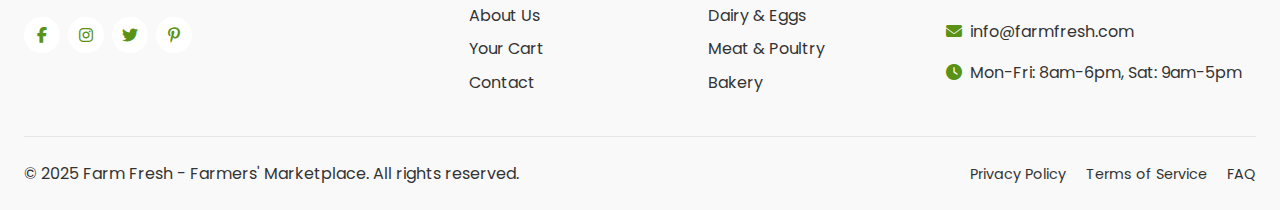
<file: products.html>
<!DOCTYPE html>
<html lang="en">
<head>
    <meta charset="UTF-8">
    <meta name="viewport" content="width=device-width, initial-scale=1.0">
    <title>Products - Farm Fresh Marketplace</title>
    <!-- Google Fonts -->
    <link rel="preconnect" href="https://fonts.googleapis.com">
    <link rel="preconnect" href="https://fonts.gstatic.com" crossorigin>
    <link href="https://fonts.googleapis.com/css2?family=Poppins:wght@300;400;500;600;700&family=Montserrat:wght@400;500;600;700&display=swap" rel="stylesheet">
    <!-- Font Awesome -->
    <link rel="stylesheet" href="https://cdnjs.cloudflare.com/ajax/libs/font-awesome/6.4.0/css/all.min.css">
    <!-- Custom CSS -->
    <link rel="stylesheet" href="style.css">
    <link rel="stylesheet" href="responsive.css">
</head>
<body>
    <div class="page-container">
        <!-- Header -->
        <header class="main-header">
            <div class="container">
                <div class="logo-container">
                    <a href="index.html" class="logo">
                        <svg width="40" height="40" viewBox="0 0 24 24" fill="none" xmlns="http://www.w3.org/2000/svg" class="logo-svg">
                            <path d="M12 6.5C10.5 4.5 8 4 6.5 4C4.5 4 3 5.5 3 7.5C3 11 7 14 12 18C17 14 21 11 21 7.5C21 5.5 19.5 4 17.5 4C16 4 13.5 4.5 12 6.5Z" stroke="currentColor" stroke-width="2" stroke-linecap="round" stroke-linejoin="round"/>
                        </svg>
                        <span>Farm Fresh</span>
                    </a>
                </div>
                
                <nav class="main-nav">
                    <ul class="nav-list">
                        <li class="nav-item"><a href="index.html" class="nav-link">Home</a></li>
                        <li class="nav-item"><a href="products.html" class="nav-link active">Products</a></li>
                        <li class="nav-item"><a href="#about" class="nav-link">About</a></li>
                        <li class="nav-item"><a href="#contact" class="nav-link">Contact</a></li>
                    </ul>
                </nav>
                
                <div class="header-actions">
                    <div class="theme-toggle">
                        <input type="checkbox" id="theme-toggle-checkbox" class="theme-toggle-checkbox">
                        <label for="theme-toggle-checkbox" class="theme-toggle-label">
                            <i class="fas fa-sun"></i>
                            <i class="fas fa-moon"></i>
                            <span class="toggle-ball"></span>
                        </label>
                    </div>
                    
                    <a href="cart.html" class="cart-icon">
                        <i class="fas fa-shopping-basket"></i>
                        <span class="cart-count">0</span>
                    </a>
                    
                    <button class="mobile-menu-toggle" aria-label="Toggle menu">
                        <span class="hamburger-icon"></span>
                    </button>
                </div>
            </div>
        </header>
        
        <!-- Products Page Main Content -->
        <main class="products-page">
            <div class="container">
                <div class="page-header">
                    <h1>Shop Our Farm Fresh Products</h1>
                    <p>Browse our selection of locally-sourced, fresh products</p>
                </div>
                
                <div class="products-wrapper">
                    <!-- Filters and Search Sidebar -->
                    <aside class="product-filters">
                        <div class="filter-header">
                            <h2>Filters</h2>
                            <button class="filter-toggle-mobile" aria-label="Toggle filters">
                                <i class="fas fa-sliders-h"></i>
                            </button>
                        </div>
                        
                        <div class="filter-body">
                            <div class="search-box">
                                <input type="text" id="product-search" placeholder="Search products...">
                                <button class="search-btn" aria-label="Search">
                                    <i class="fas fa-search"></i>
                                </button>
                            </div>
                            
                            <div class="filter-section">
                                <h3>Categories</h3>
                                <div class="filter-options">
                                    <label class="filter-option">
                                        <input type="checkbox" name="category" value="all" checked>
                                        <span>All Products</span>
                                    </label>
                                    <label class="filter-option">
                                        <input type="checkbox" name="category" value="vegetables">
                                        <span>Vegetables</span>
                                    </label>
                                    <label class="filter-option">
                                        <input type="checkbox" name="category" value="fruits">
                                        <span>Fruits</span>
                                    </label>
                                    <label class="filter-option">
                                        <input type="checkbox" name="category" value="dairy">
                                        <span>Dairy & Eggs</span>
                                    </label>
                                    <label class="filter-option">
                                        <input type="checkbox" name="category" value="meat">
                                        <span>Meat & Poultry</span>
                                    </label>
                                    <label class="filter-option">
                                        <input type="checkbox" name="category" value="bakery">
                                        <span>Bakery</span>
                                    </label>
                                </div>
                            </div>
                            
                            <div class="filter-section">
                                <h3>Farming Method</h3>
                                <div class="filter-options">
                                    <label class="filter-option">
                                        <input type="checkbox" name="farming" value="all" checked>
                                        <span>All Methods</span>
                                    </label>
                                    <label class="filter-option">
                                        <input type="checkbox" name="farming" value="organic">
                                        <span>Organic</span>
                                    </label>
                                    <label class="filter-option">
                                        <input type="checkbox" name="farming" value="conventional">
                                        <span>Conventional</span>
                                    </label>
                                </div>
                            </div>
                            
                            <div class="filter-section">
                                <h3>Price Range</h3>
                                <div class="price-range">
                                    <div class="range-inputs">
                                        <input type="range" id="price-range" min="0" max="100" step="5" value="100">
                                    </div>
                                    <div class="range-labels">
                                        <span>$0</span>
                                        <span id="price-range-value">$100</span>
                                    </div>
                                </div>
                            </div>
                            
                            <button id="apply-filters" class="btn btn-primary">Apply Filters</button>
                            <button id="reset-filters" class="btn btn-outline">Reset Filters</button>
                        </div>
                    </aside>
                    
                    <!-- Products Grid -->
                    <div class="products-grid">
                        <div class="products-header">
                            <div class="products-count">
                                <span id="product-count">0</span> Products
                            </div>
                            <div class="products-sort">
                                <label for="sort-options">Sort by:</label>
                                <select id="sort-options">
                                    <option value="featured">Featured</option>
                                    <option value="price-low">Price: Low to High</option>
                                    <option value="price-high">Price: High to Low</option>
                                    <option value="name-az">Name: A to Z</option>
                                    <option value="name-za">Name: Z to A</option>
                                </select>
                            </div>
                        </div>
                        
                        <div class="products-container" id="products-container">
                            <!-- Products will be populated by JavaScript -->
                            <div class="loading-spinner">
                                <i class="fas fa-spinner fa-spin"></i>
                            </div>
                        </div>
                        
                        <div class="pagination">
                            <button class="pagination-btn prev" disabled>
                                <i class="fas fa-chevron-left"></i> Previous
                            </button>
                            <div class="pagination-pages">
                                <span class="current-page">Page <span id="current-page">1</span> of <span id="total-pages">1</span></span>
                            </div>
                            <button class="pagination-btn next" disabled>
                                Next <i class="fas fa-chevron-right"></i>
                            </button>
                        </div>
                    </div>
                </div>
            </div>
        </main>
        
        <!-- Newsletter Section -->
        <section class="subscribe-section">
            <div class="container">
                <div class="subscribe-content">
                    <h2>Stay Updated</h2>
                    <p>Subscribe to our newsletter for seasonal updates, recipes, and exclusive offers.</p>
                    <form class="subscribe-form">
                        <input type="email" placeholder="Your email address" required>
                        <button type="submit" class="btn btn-primary">Subscribe</button>
                    </form>
                </div>
            </div>
        </section>
        
        <!-- Footer -->
        <footer class="main-footer" id="contact">
            <div class="container">
                <div class="footer-content">
                    <div class="footer-column">
                        <div class="footer-logo">
                            <a href="index.html">
                                <svg width="30" height="30" viewBox="0 0 24 24" fill="none" xmlns="http://www.w3.org/2000/svg" class="logo-svg">
                                    <path d="M12 6.5C10.5 4.5 8 4 6.5 4C4.5 4 3 5.5 3 7.5C3 11 7 14 12 18C17 14 21 11 21 7.5C21 5.5 19.5 4 17.5 4C16 4 13.5 4.5 12 6.5Z" stroke="currentColor" stroke-width="2" stroke-linecap="round" stroke-linejoin="round"/>
                                </svg>
                                <span>Farm Fresh</span>
                            </a>
                        </div>
                        <p>Connecting local farmers with households for fresh, organic produce since 2015.</p>
                        <div class="social-links">
                            <a href="#" aria-label="Facebook"><i class="fab fa-facebook-f"></i></a>
                            <a href="#" aria-label="Instagram"><i class="fab fa-instagram"></i></a>
                            <a href="#" aria-label="Twitter"><i class="fab fa-twitter"></i></a>
                            <a href="#" aria-label="Pinterest"><i class="fab fa-pinterest-p"></i></a>
                        </div>
                    </div>
                    
                    <div class="footer-column">
                        <h3>Quick Links</h3>
                        <ul class="footer-links">
                            <li><a href="index.html">Home</a></li>
                            <li><a href="products.html">Products</a></li>
                            <li><a href="#about">About Us</a></li>
                            <li><a href="cart.html">Your Cart</a></li>
                            <li><a href="#contact">Contact</a></li>
                        </ul>
                    </div>
                    
                    <div class="footer-column">
                        <h3>Categories</h3>
                        <ul class="footer-links">
                            <li><a href="products.html?category=vegetables">Vegetables</a></li>
                            <li><a href="products.html?category=fruits">Fruits</a></li>
                            <li><a href="products.html?category=dairy">Dairy & Eggs</a></li>
                            <li><a href="products.html?category=meat">Meat & Poultry</a></li>
                            <li><a href="products.html?category=bakery">Bakery</a></li>
                        </ul>
                    </div>
                    
                    <div class="footer-column">
                        <h3>Contact Us</h3>
                        <ul class="contact-info">
                            <li><i class="fas fa-map-marker-alt"></i> University of Ibadan</li>
                            <li><i class="fas fa-phone"></i> +234 - 9016545587</li>
                            <li><i class="fas fa-envelope"></i> info@farmfresh.com</li>
                            <li><i class="fas fa-clock"></i> Mon-Fri: 8am-6pm, Sat: 9am-5pm</li>
                        </ul>
                    </div>
                </div>
                
                <div class="footer-bottom">
                    <p>&copy; 2025 Farm Fresh - Farmers' Marketplace. All rights reserved.</p>
                    <div class="footer-bottom-links">
                        <a href="#">Privacy Policy</a>
                        <a href="#">Terms of Service</a>
                        <a href="#">FAQ</a>
                    </div>
                </div>
            </div>
        </footer>
    </div>
    
    <!-- JavaScript -->
    <script src="main.js"></script>
    <script src="products.js"></script>
    <script src="theme.js"></script>
</body>
</html>
</file>
<file: style.css>
/* 
* Farm Fresh - Farmers' Marketplace
* Main Stylesheet
*/

/* ===== CSS Variables ===== */
:root {
    /* Colors */
    --primary-color: #5a9216;
    --primary-dark: #477511;
    --primary-light: #7cc01f;
    --secondary-color: #f39c12;
    --secondary-dark: #e67e22;
    --accent-color: #2ecc71;
    
    /* Light Theme Colors */
    --text-color: #333333;
    --text-light: #6e6e6e;
    --background-color: #ffffff;
    --background-alt: #f9f9f9;
    --background-light: #f5f7fa;
    --card-background: #ffffff;
    --border-color: #e6e6e6;
    --shadow-color: rgba(0, 0, 0, 0.05);
    --input-background: #f5f7fa;
    
    /* Typography */
    --heading-font: 'Montserrat', sans-serif;
    --body-font: 'Poppins', sans-serif;
    
    /* Spacing */
    --spacing-xs: 0.25rem;
    --spacing-sm: 0.5rem;
    --spacing-md: 1rem;
    --spacing-lg: 1.5rem;
    --spacing-xl: 2rem;
    --spacing-xxl: 3rem;
    
    /* Border Radius */
    --border-radius-sm: 4px;
    --border-radius-md: 8px;
    --border-radius-lg: 12px;
    --border-radius-xl: 16px;
    --border-radius-round: 50%;
    
    /* Transitions */
    --transition-fast: 0.2s ease;
    --transition-medium: 0.3s ease;
    --transition-slow: 0.5s ease;
    
    /* Container */
    --container-width: 1280px;
    --navbar-height: 70px;
    
    /* Cards */
    --card-padding: 1.5rem;
    --card-shadow: 0 8px 30px var(--shadow-color);
    
    /* Z-index layers */
    --z-navbar: 1000;
    --z-dropdown: 1010;
    --z-modal: 1020;
}

/* Dark Theme Colors */
[data-theme="dark"] {
    --text-color: #f0f0f0;
    --text-light: #b0b0b0;
    --background-color: #1a1a1a;
    --background-alt: #252525;
    --background-light: #2c2c2c;
    --card-background: #2c2c2c;
    --border-color: #444444;
    --shadow-color: rgba(0, 0, 0, 0.2);
    --input-background: #333333;
}

/* ===== Reset Styles ===== */
*, *::before, *::after {
    box-sizing: border-box;
    margin: 0;
    padding: 0;
}

html {
    font-size: 16px;
    scroll-behavior: smooth;
}

body {
    font-family: var(--body-font);
    color: var(--text-color);
    background-color: var(--background-color);
    line-height: 1.6;
    transition: background-color var(--transition-medium), color var(--transition-medium);
    min-height: 100vh;
}

.page-container {
    display: flex;
    flex-direction: column;
    min-height: 100vh;
}

main {
    flex: 1;
}

h1, h2, h3, h4, h5, h6 {
    font-family: var(--heading-font);
    font-weight: 600;
    line-height: 1.3;
    margin-bottom: var(--spacing-md);
}

h1 {
    font-size: 2.5rem;
}

h2 {
    font-size: 2rem;
}

h3 {
    font-size: 1.5rem;
}

h4 {
    font-size: 1.25rem;
}

p {
    margin-bottom: var(--spacing-md);
}

a {
    color: var(--primary-color);
    text-decoration: none;
    transition: color var(--transition-fast);
}

a:hover {
    color: var(--primary-dark);
}

img {
    max-width: 100%;
    height: auto;
    display: block;
}

/* Container */
.container {
    width: 100%;
    max-width: var(--container-width);
    margin: 0 auto;
    padding: 0 var(--spacing-lg);
}

/* Buttons */
.btn {
    display: inline-block;
    padding: 0.8rem 1.5rem;
    border-radius: var(--border-radius-md);
    border: none;
    font-family: var(--body-font);
    font-weight: 500;
    font-size: 1rem;
    cursor: pointer;
    transition: all var(--transition-fast);
    text-align: center;
}

.btn-primary {
    background-color: var(--primary-color);
    color: white;
}

.btn-primary:hover {
    background-color: var(--primary-dark);
    color: white;
}

.btn-secondary {
    background-color: var(--secondary-color);
    color: white;
}

.btn-secondary:hover {
    background-color: var(--secondary-dark);
    color: white;
}

.btn-outline {
    background-color: transparent;
    border: 2px solid var(--primary-color);
    color: var(--primary-color);
}

.btn-outline:hover {
    background-color: var(--primary-color);
    color: white;
}

.btn-small {
    padding: 0.5rem 1rem;
    font-size: 0.875rem;
}

.btn i {
    margin-right: 0.5rem;
}

/* Text Utilities */
.text-center {
    text-align: center;
}

.text-light {
    color: var(--text-light);
}

/* ===== Header Styles ===== */
.main-header {
    position: sticky;
    top: 0;
    left: 0;
    right: 0;
    z-index: var(--z-navbar);
    background-color: var(--background-color);
    box-shadow: 0 2px 10px var(--shadow-color);
    height: var(--navbar-height);
    transition: background-color var(--transition-medium);
}

.main-header .container {
    display: flex;
    align-items: center;
    justify-content: space-between;
    height: 100%;
}

.logo-container {
    display: flex;
    align-items: center;
}

.logo {
    display: flex;
    align-items: center;
    font-family: var(--heading-font);
    font-size: 1.5rem;
    font-weight: 700;
    color: var(--primary-color);
    transition: color var(--transition-fast);
}

.logo:hover {
    color: var(--primary-dark);
}

.logo-svg {
    margin-right: 0.5rem;
}

.main-nav {
    display: flex;
    align-items: center;
}

.nav-list {
    display: flex;
    list-style: none;
}

.nav-item {
    margin: 0 var(--spacing-md);
}

.nav-link {
    font-weight: 500;
    color: var(--text-color);
    position: relative;
    padding: var(--spacing-sm) 0;
    transition: color var(--transition-fast);
}

.nav-link::after {
    content: '';
    position: absolute;
    bottom: 0;
    left: 0;
    width: 0;
    height: 2px;
    background-color: var(--primary-color);
    transition: width var(--transition-medium);
}

.nav-link:hover, .nav-link.active {
    color: var(--primary-color);
}

.nav-link:hover::after, .nav-link.active::after {
    width: 100%;
}

.header-actions {
    display: flex;
    align-items: center;
}

/* Theme Toggle */
.theme-toggle {
    margin-right: var(--spacing-lg);
}

.theme-toggle-checkbox {
    opacity: 0;
    position: absolute;
}

.theme-toggle-label {
    position: relative;
    display: inline-block;
    width: 60px;
    height: 30px;
    background-color: var(--background-light);
    border-radius: 50px;
    cursor: pointer;
    overflow: hidden;
    transition: background-color var(--transition-medium);
}

.theme-toggle-checkbox:checked + .theme-toggle-label {
    background-color: var(--text-light);
}

.theme-toggle-label i {
    position: absolute;
    top: 50%;
    transform: translateY(-50%);
    color: var(--text-color);
    transition: opacity var(--transition-medium);
}

.theme-toggle-label .fa-sun {
    left: 7px;
    opacity: 1;
    color: var(--secondary-color);
}

.theme-toggle-label .fa-moon {
    right: 7px;
    opacity: 0;
    color: #3498db;
}

.theme-toggle-checkbox:checked + .theme-toggle-label .fa-sun {
    opacity: 0;
}

.theme-toggle-checkbox:checked + .theme-toggle-label .fa-moon {
    opacity: 1;
}

.toggle-ball {
    position: absolute;
    top: 3px;
    left: 3px;
    width: 24px;
    height: 24px;
    background-color: white;
    border-radius: 50%;
    transition: transform var(--transition-medium);
}

.theme-toggle-checkbox:checked + .theme-toggle-label .toggle-ball {
    transform: translateX(30px);
}

/* Cart Icon */
.cart-icon {
    position: relative;
    font-size: 1.2rem;
    color: var(--text-color);
    display: flex;
    align-items: center;
    transition: color var(--transition-fast);
}

.cart-icon:hover, .cart-icon.active {
    color: var(--primary-color);
}

.cart-count {
    position: absolute;
    top: -8px;
    right: -8px;
    background-color: var(--primary-color);
    color: white;
    font-size: 0.75rem;
    font-weight: 600;
    width: 20px;
    height: 20px;
    border-radius: 50%;
    display: flex;
    align-items: center;
    justify-content: center;
}

/* Mobile Menu Toggle */
.mobile-menu-toggle {
    display: none;
    background: transparent;
    border: none;
    cursor: pointer;
    padding: 0.5rem;
    margin-left: var(--spacing-sm);
}

.hamburger-icon {
    width: 24px;
    height: 2px;
    background-color: var(--text-color);
    position: relative;
    transition: background-color var(--transition-fast);
}

.hamburger-icon::before, .hamburger-icon::after {
    content: '';
    position: absolute;
    width: 24px;
    height: 2px;
    background-color: var(--text-color);
    transition: transform var(--transition-medium);
}

.hamburger-icon::before {
    top: -8px;
}

.hamburger-icon::after {
    top: 8px;
}

.mobile-menu-toggle.active .hamburger-icon {
    background-color: transparent;
}

.mobile-menu-toggle.active .hamburger-icon::before {
    transform: translateY(8px) rotate(45deg);
}

.mobile-menu-toggle.active .hamburger-icon::after {
    transform: translateY(-8px) rotate(-45deg);
}

/* Breadcrumbs */
.breadcrumbs {
    background-color: var(--background-light);
    padding: var(--spacing-md) 0;
    margin-bottom: var(--spacing-lg);
}

.breadcrumb-list {
    display: flex;
    list-style: none;
    flex-wrap: wrap;
}

.breadcrumb-list li {
    display: flex;
    align-items: center;
}

.breadcrumb-list li:not(:last-child)::after {
    content: '/';
    margin: 0 var(--spacing-sm);
    color: var(--text-light);
}

.breadcrumb-list li:last-child {
    color: var(--text-light);
}

/* ===== Hero Section ===== */
.hero-section {
    position: relative;
    margin-bottom: var(--spacing-xxl);
    height: 600px;
    overflow: hidden;
}

.carousel-container {
    position: relative;
    width: 100%;
    height: 100%;
}

.carousel {
    width: 100%;
    height: 100%;
    position: relative;
}

.carousel-slide {
    position: absolute;
    top: 0;
    left: 0;
    width: 100%;
    height: 100%;
    opacity: 0;
    transition: opacity var(--transition-slow);
    display: flex;
    align-items: center;
}

.carousel-slide.active {
    opacity: 1;
}

.slide-content {
    position: relative;
    z-index: 2;
    width: 100%;
    max-width: 600px;
    padding: var(--spacing-xl);
    background-color: rgba(255, 255, 255, 0.9);
    border-radius: var(--border-radius-lg);
    margin-left: 5%;
    box-shadow: var(--card-shadow);
}

[data-theme="dark"] .slide-content {
    background-color: rgba(40, 40, 40, 0.9);
}

.slide-content h1 {
    font-size: 2.5rem;
    margin-bottom: var(--spacing-md);
    color: var(--primary-color);
}

.slide-content p {
    font-size: 1.1rem;
    margin-bottom: var(--spacing-lg);
}

.slide-background {
    position: absolute;
    top: 0;
    left: 0;
    width: 100%;
    height: 100%;
    background-size: cover;
    background-position: center;
    background-repeat: no-repeat;
}

.bg-1 {
    background-image: linear-gradient(to right, rgba(0, 0, 0, 0.5), rgba(0, 0, 0, 0.1)), url('https://source.unsplash.com/1600x900/?farm,produce');
}

.bg-2 {
    background-image: linear-gradient(to right, rgba(0, 0, 0, 0.5), rgba(0, 0, 0, 0.1)), url('https://source.unsplash.com/1600x900/?organic,vegetables');
}

.bg-3 {
    background-image: linear-gradient(to right, rgba(0, 0, 0, 0.5), rgba(0, 0, 0, 0.1)), url('https://source.unsplash.com/1600x900/?farmers,market');
}

.carousel-controls {
    position: absolute;
    bottom: var(--spacing-lg);
    left: 0;
    right: 0;
    display: flex;
    justify-content: center;
    align-items: center;
    z-index: 3;
}

.carousel-arrow {
    background: rgba(255, 255, 255, 0.8);
    color: var(--primary-color);
    width: 40px;
    height: 40px;
    border-radius: 50%;
    border: none;
    display: flex;
    align-items: center;
    justify-content: center;
    cursor: pointer;
    transition: background-color var(--transition-fast);
    margin: 0 var(--spacing-md);
}

[data-theme="dark"] .carousel-arrow {
    background: rgba(40, 40, 40, 0.8);
    color: var(--primary-light);
}

.carousel-arrow:hover {
    background-color: var(--primary-color);
    color: white;
}

.carousel-indicators {
    display: flex;
    margin: 0 var(--spacing-md);
}

.indicator {
    width: 12px;
    height: 12px;
    border-radius: 50%;
    background-color: rgba(255, 255, 255, 0.5);
    border: none;
    margin: 0 5px;
    cursor: pointer;
    transition: background-color var(--transition-fast);
}

[data-theme="dark"] .indicator {
    background-color: rgba(255, 255, 255, 0.3);
}

.indicator.active {
    background-color: var(--primary-color);
}

/* ===== Featured Products Section ===== */
.featured-section {
    padding: var(--spacing-xl) 0;
    margin-bottom: var(--spacing-xxl);
}

.section-header {
    text-align: center;
    margin-bottom: var(--spacing-xl);
}

.section-header h2 {
    color: var(--primary-color);
    margin-bottom: var(--spacing-sm);
}

.section-header p {
    color: var(--text-light);
    max-width: 600px;
    margin: 0 auto;
}

.featured-products {
    display: grid;
    grid-template-columns: repeat(4, 1fr);
    gap: var(--spacing-lg);
    margin-bottom: var(--spacing-xl);
}

.product-card {
    background-color: var(--card-background);
    border-radius: var(--border-radius-lg);
    box-shadow: var(--card-shadow);
    overflow: hidden;
    transition: transform var(--transition-medium), box-shadow var(--transition-medium);
}

.product-card:hover {
    transform: translateY(-5px);
    box-shadow: 0 15px 30px var(--shadow-color);
}

.product-image {
    position: relative;
    height: 200px;
    background-color: var(--background-light);
    overflow: hidden;
}

.product-image img {
    width: 100%;
    height: 100%;
    object-fit: cover;
    transition: transform var(--transition-medium);
}

.product-card:hover .product-image img {
    transform: scale(1.05);
}

.product-badge {
    position: absolute;
    top: var(--spacing-sm);
    left: var(--spacing-sm);
    background-color: var(--secondary-color);
    color: white;
    padding: 0.25rem 0.5rem;
    border-radius: var(--border-radius-sm);
    font-size: 0.75rem;
    font-weight: 600;
}

.product-badge.organic {
    background-color: var(--accent-color);
}

.product-badge.sale {
    background-color: #e74c3c;
}

.product-info {
    padding: var(--spacing-md);
}

.product-category {
    display: block;
    color: var(--text-light);
    font-size: 0.875rem;
    margin-bottom: var(--spacing-xs);
}

.product-title {
    font-weight: 600;
    margin-bottom: var(--spacing-sm);
    font-size: 1.1rem;
}

.product-price {
    display: flex;
    align-items: center;
    margin-bottom: var(--spacing-sm);
}

.current-price {
    font-weight: 600;
    font-size: 1.25rem;
    color: var(--primary-color);
}

.old-price {
    color: var(--text-light);
    text-decoration: line-through;
    margin-left: var(--spacing-sm);
    font-size: 0.9rem;
}

.product-footer {
    display: flex;
    justify-content: space-between;
    align-items: center;
}

.product-rating {
    display: flex;
    align-items: center;
}

.product-rating i {
    color: #f39c12;
    font-size: 0.875rem;
    margin-right: 1px;
}

.rating-count {
    color: var(--text-light);
    font-size: 0.75rem;
    margin-left: var(--spacing-xs);
}

.add-to-cart-btn {
    background-color: var(--primary-color);
    color: white;
    border: none;
    border-radius: var(--border-radius-sm);
    padding: 0.5rem;
    cursor: pointer;
    transition: background-color var(--transition-fast);
}

.add-to-cart-btn:hover {
    background-color: var(--primary-dark);
}

/* Loading Spinner */
.loading-spinner {
    display: flex;
    justify-content: center;
    align-items: center;
    width: 100%;
    height: 200px;
    font-size: 2rem;
    color: var(--primary-color);
}

.tab-spinner {
    height: 100px;
}

/* ===== Why Choose Us Section ===== */
.why-choose-us {
    padding: var(--spacing-xxl) 0;
    background-color: var(--background-alt);
    margin-bottom: var(--spacing-xxl);
}

.benefits-container {
    display: grid;
    grid-template-columns: repeat(4, 1fr);
    gap: var(--spacing-lg);
}

.benefit-card {
    text-align: center;
    padding: var(--spacing-lg);
    background-color: var(--card-background);
    border-radius: var(--border-radius-lg);
    box-shadow: var(--card-shadow);
    transition: transform var(--transition-medium);
}

.benefit-card:hover {
    transform: translateY(-5px);
}

.benefit-icon {
    font-size: 2.5rem;
    color: var(--primary-color);
    margin-bottom: var(--spacing-md);
}

.benefit-card h3 {
    margin-bottom: var(--spacing-sm);
}

.benefit-card p {
    color: var(--text-light);
    margin-bottom: 0;
}

/* ===== Testimonials Section ===== */
.testimonials-section {
    padding: var(--spacing-xxl) 0;
    margin-bottom: var(--spacing-xxl);
}

.testimonials-container {
    display: grid;
    grid-template-columns: repeat(3, 1fr);
    gap: var(--spacing-lg);
}

.testimonial-card {
    background-color: var(--card-background);
    border-radius: var(--border-radius-lg);
    box-shadow: var(--card-shadow);
    padding: var(--spacing-lg);
    position: relative;
}

.quote-icon {
    position: absolute;
    top: var(--spacing-md);
    left: var(--spacing-md);
    color: var(--primary-light);
    opacity: 0.2;
    font-size: 2rem;
}

.testimonial-text {
    margin-top: var(--spacing-lg);
    margin-bottom: var(--spacing-lg);
    font-style: italic;
}

.testimonial-author h4 {
    margin-bottom: 0;
}

.testimonial-author p {
    color: var(--text-light);
    margin-bottom: 0;
    font-size: 0.9rem;
}

/* ===== Subscribe Section ===== */
.subscribe-section {
    padding: var(--spacing-xl) 0;
    background-color: var(--background-light);
    margin-bottom: var(--spacing-xxl);
}

.subscribe-content {
    text-align: center;
    max-width: 600px;
    margin: 0 auto;
}

.subscribe-content h2 {
    margin-bottom: var(--spacing-sm);
    color: var(--primary-color);
}

.subscribe-content p {
    color: var(--text-light);
    margin-bottom: var(--spacing-lg);
}

.subscribe-form {
    display: flex;
    max-width: 500px;
    margin: 0 auto;
}

.subscribe-form input {
    flex: 1;
    padding: 0.8rem 1.2rem;
    border: 1px solid var(--border-color);
    border-radius: var(--border-radius-md) 0 0 var(--border-radius-md);
    background-color: var(--input-background);
    color: var(--text-color);
    font-family: var(--body-font);
}

.subscribe-form button {
    border-radius: 0 var(--border-radius-md) var(--border-radius-md) 0;
}

/* ===== Footer ===== */
.main-footer {
    background-color: var(--background-alt);
    padding-top: var(--spacing-xxl);
    margin-top: auto;
}

.footer-content {
    display: grid;
    grid-template-columns: 2fr 1fr 1fr 1.5fr;
    gap: var(--spacing-xl);
    margin-bottom: var(--spacing-xl);
}

.footer-logo {
    margin-bottom: var(--spacing-md);
}

.footer-logo a {
    font-size: 1.25rem;
}

.social-links {
    display: flex;
    margin-top: var(--spacing-md);
}

.social-links a {
    display: flex;
    align-items: center;
    justify-content: center;
    width: 36px;
    height: 36px;
    background-color: var(--background-color);
    color: var(--primary-color);
    border-radius: var(--border-radius-round);
    margin-right: var(--spacing-sm);
    transition: all var(--transition-fast);
}

.social-links a:hover {
    background-color: var(--primary-color);
    color: white;
}

.footer-column h3 {
    margin-bottom: var(--spacing-md);
    font-size: 1.2rem;
}

.footer-links {
    list-style: none;
}

.footer-links li {
    margin-bottom: var(--spacing-sm);
}

.footer-links a {
    color: var(--text-color);
    transition: color var(--transition-fast);
}

.footer-links a:hover {
    color: var(--primary-color);
}

.contact-info {
    list-style: none;
}

.contact-info li {
    display: flex;
    align-items: flex-start;
    margin-bottom: var(--spacing-md);
}

.contact-info i {
    margin-right: var(--spacing-sm);
    color: var(--primary-color);
    margin-top: 0.25rem;
}

.footer-bottom {
    border-top: 1px solid var(--border-color);
    padding: var(--spacing-lg) 0;
    display: flex;
    justify-content: space-between;
    align-items: center;
    flex-wrap: wrap;
}

.footer-bottom p {
    margin-bottom: 0;
}

.footer-bottom-links a {
    color: var(--text-color);
    margin-left: var(--spacing-md);
    font-size: 0.9rem;
}

.footer-bottom-links a:hover {
    color: var(--primary-color);
}

/* ===== Product Listing Page ===== */
.products-page {
    padding: var(--spacing-lg) 0 var(--spacing-xxl);
}

.page-header {
    text-align: center;
    margin-bottom: var(--spacing-xl);
}

.page-header h1 {
    color: var(--primary-color);
    margin-bottom: var(--spacing-sm);
}

.page-header p {
    color: var(--text-light);
    max-width: 700px;
    margin: 0 auto;
}

.products-wrapper {
    display: grid;
    grid-template-columns: 300px 1fr;
    gap: var(--spacing-xl);
}

/* Product Filters */
.product-filters {
    background-color: var(--card-background);
    border-radius: var(--border-radius-lg);
    box-shadow: var(--card-shadow);
    padding: var(--spacing-lg);
    height: fit-content;
}

.filter-header {
    display: flex;
    justify-content: space-between;
    align-items: center;
    margin-bottom: var(--spacing-lg);
}

.filter-header h2 {
    margin-bottom: 0;
    font-size: 1.5rem;
}

.filter-toggle-mobile {
    display: none;
    background: transparent;
    border: none;
    color: var(--text-color);
    font-size: 1.2rem;
    cursor: pointer;
}

.search-box {
    position: relative;
    margin-bottom: var(--spacing-lg);
}

.search-box input {
    width: 100%;
    padding: 0.8rem 2.5rem 0.8rem 1rem;
    border: 1px solid var(--border-color);
    border-radius: var(--border-radius-md);
    background-color: var(--input-background);
    color: var(--text-color);
    font-family: var(--body-font);
}

.search-btn {
    position: absolute;
    right: 0.5rem;
    top: 50%;
    transform: translateY(-50%);
    background: transparent;
    border: none;
    color: var(--text-light);
    cursor: pointer;
    padding: 0.5rem;
}

.filter-section {
    margin-bottom: var(--spacing-lg);
}

.filter-section h3 {
    font-size: 1.1rem;
    margin-bottom: var(--spacing-md);
    padding-bottom: var(--spacing-xs);
    border-bottom: 1px solid var(--border-color);
}

.filter-options {
    display: flex;
    flex-direction: column;
}

.filter-option {
    display: flex;
    align-items: center;
    margin-bottom: var(--spacing-sm);
    cursor: pointer;
}

.filter-option input {
    margin-right: var(--spacing-sm);
}

.price-range {
    margin-top: var(--spacing-md);
}

.range-inputs {
    width: 100%;
    margin-bottom: var(--spacing-sm);
}

.range-inputs input {
    width: 100%;
}

.range-labels {
    display: flex;
    justify-content: space-between;
    color: var(--text-light);
    font-size: 0.9rem;
}

.products-grid {
    display: flex;
    flex-direction: column;
}

.products-header {
    display: flex;
    justify-content: space-between;
    align-items: center;
    margin-bottom: var(--spacing-lg);
}

.products-count {
    font-weight: 500;
}

.products-sort {
    display: flex;
    align-items: center;
}

.products-sort label {
    margin-right: var(--spacing-sm);
}

.products-sort select {
    padding: 0.5rem var(--spacing-md);
    border: 1px solid var(--border-color);
    border-radius: var(--border-radius-md);
    background-color: var(--input-background);
    color: var(--text-color);
    font-family: var(--body-font);
}

.products-container {
    display: grid;
    grid-template-columns: repeat(3, 1fr);
    gap: var(--spacing-lg);
    margin-bottom: var(--spacing-xl);
}

.pagination {
    display: flex;
    justify-content: space-between;
    align-items: center;
    margin-top: var(--spacing-lg);
}

.pagination-btn {
    background-color: var(--background-light);
    border: 1px solid var(--border-color);
    color: var(--text-color);
    padding: 0.6rem 1rem;
    border-radius: var(--border-radius-md);
    display: flex;
    align-items: center;
    cursor: pointer;
    transition: all var(--transition-fast);
}

.pagination-btn:hover:not([disabled]) {
    background-color: var(--primary-color);
    border-color: var(--primary-color);
    color: white;
}

.pagination-btn:disabled {
    opacity: 0.5;
    cursor: not-allowed;
}

.pagination-btn i {
    margin: 0 var(--spacing-xs);
}

.pagination-btn.prev i {
    margin-right: var(--spacing-sm);
}

.pagination-btn.next i {
    margin-left: var(--spacing-sm);
}

/* ===== Product Details Page ===== */
.product-details-page {
    padding: var(--spacing-lg) 0 var(--spacing-xxl);
}

.product-details-container {
    display: grid;
    grid-template-columns: 1fr 1fr;
    gap: var(--spacing-xl);
    margin-bottom: var(--spacing-xl);
}

.product-gallery {
    position: relative;
}

.main-image {
    width: 100%;
    height: 400px;
    overflow: hidden;
    border-radius: var(--border-radius-lg);
    margin-bottom: var(--spacing-md);
}

.main-image img {
    width: 100%;
    height: 100%;
    object-fit: cover;
}

.thumbnail-container {
    display: flex;
    gap: var(--spacing-sm);
}

.thumbnail {
    width: 80px;
    height: 80px;
    border-radius: var(--border-radius-md);
    overflow: hidden;
    border: 2px solid transparent;
    cursor: pointer;
    transition: border-color var(--transition-fast);
}

.thumbnail img {
    width: 100%;
    height: 100%;
    object-fit: cover;
}

.thumbnail.active {
    border-color: var(--primary-color);
}

.product-details {
    display: flex;
    flex-direction: column;
}

.product-details-header {
    margin-bottom: var(--spacing-md);
}

.product-details-category {
    color: var(--text-light);
    font-size: 0.9rem;
    margin-bottom: var(--spacing-xs);
}

.product-details-title {
    font-size: 2rem;
    margin-bottom: var(--spacing-sm);
}

.product-details-rating {
    display: flex;
    align-items: center;
    margin-bottom: var(--spacing-md);
}

.product-details-rating i {
    color: #f39c12;
    margin-right: 2px;
}

.rating-text {
    margin-left: var(--spacing-sm);
    color: var(--text-light);
}

.product-details-price {
    display: flex;
    align-items: baseline;
    margin-bottom: var(--spacing-md);
}

.details-current-price {
    font-size: 1.8rem;
    font-weight: 600;
    color: var(--primary-color);
}

.details-old-price {
    font-size: 1.2rem;
    text-decoration: line-through;
    color: var(--text-light);
    margin-left: var(--spacing-md);
}

.product-details-availability {
    display: flex;
    align-items: center;
    margin-bottom: var(--spacing-md);
}

.availability-dot {
    width: 10px;
    height: 10px;
    border-radius: 50%;
    margin-right: var(--spacing-sm);
}

.in-stock .availability-dot {
    background-color: #2ecc71;
}

.low-stock .availability-dot {
    background-color: #f39c12;
}

.out-of-stock .availability-dot {
    background-color: #e74c3c;
}

.product-details-description {
    margin-bottom: var(--spacing-lg);
    color: var(--text-light);
}

.product-details-description p:last-child {
    margin-bottom: 0;
}

.product-details-info {
    margin-bottom: var(--spacing-lg);
}

.info-item {
    display: flex;
    margin-bottom: var(--spacing-sm);
}

.info-label {
    font-weight: 500;
    width: 150px;
}

.quantity-selector {
    display: flex;
    align-items: center;
    margin-bottom: var(--spacing-lg);
}

.quantity-btn {
    width: 40px;
    height: 40px;
    display: flex;
    align-items: center;
    justify-content: center;
    background-color: var(--background-light);
    border: 1px solid var(--border-color);
    color: var(--text-color);
    cursor: pointer;
    transition: all var(--transition-fast);
}

.quantity-btn:hover {
    background-color: var(--primary-light);
    color: white;
}

.quantity-input {
    width: 60px;
    height: 40px;
    text-align: center;
    border: 1px solid var(--border-color);
    border-left: none;
    border-right: none;
    background-color: var(--input-background);
    color: var(--text-color);
}

.product-details-actions {
    display: flex;
    gap: var(--spacing-md);
}

.add-to-cart {
    flex: 1;
}

.add-to-wishlist {
    width: 50px;
    height: 50px;
    display: flex;
    align-items: center;
    justify-content: center;
    background-color: var(--background-light);
    border: 1px solid var(--border-color);
    border-radius: var(--border-radius-md);
    color: var(--text-color);
    cursor: pointer;
    transition: all var(--transition-fast);
}

.add-to-wishlist:hover {
    background-color: #e74c3c;
    border-color: #e74c3c;
    color: white;
}

.product-tabs {
    margin-bottom: var(--spacing-xl);
}

.tabs-header {
    display: flex;
    border-bottom: 1px solid var(--border-color);
    margin-bottom: var(--spacing-lg);
}

.tab-btn {
    padding: var(--spacing-md) var(--spacing-lg);
    background: transparent;
    border: none;
    color: var(--text-light);
    font-weight: 500;
    cursor: pointer;
    position: relative;
    transition: color var(--transition-fast);
}

.tab-btn::after {
    content: '';
    position: absolute;
    bottom: -1px;
    left: 0;
    width: 0;
    height: 2px;
    background-color: var(--primary-color);
    transition: width var(--transition-medium);
}

.tab-btn.active {
    color: var(--primary-color);
}

.tab-btn.active::after {
    width: 100%;
}

.tab-panel {
    display: none;
}

.tab-panel.active {
    display: block;
}

.review {
    margin-bottom: var(--spacing-lg);
    padding-bottom: var(--spacing-lg);
    border-bottom: 1px solid var(--border-color);
}

.review:last-child {
    border-bottom: none;
    margin-bottom: 0;
    padding-bottom: 0;
}

.review-header {
    display: flex;
    justify-content: space-between;
    margin-bottom: var(--spacing-sm);
}

.reviewer-name {
    font-weight: 500;
}

.review-date {
    color: var(--text-light);
    font-size: 0.9rem;
}

.review-rating {
    margin-bottom: var(--spacing-sm);
}

.review-rating i {
    color: #f39c12;
    margin-right: 1px;
}

.review-text {
    color: var(--text-light);
}

.review-form-container {
    margin-top: var(--spacing-xl);
    padding-top: var(--spacing-lg);
    border-top: 1px solid var(--border-color);
}

.review-form {
    display: flex;
    flex-direction: column;
    gap: var(--spacing-md);
}

.form-group {
    display: flex;
    flex-direction: column;
}

.form-group label {
    margin-bottom: var(--spacing-xs);
    font-weight: 500;
}

.form-group input, 
.form-group textarea {
    padding: 0.8rem;
    border: 1px solid var(--border-color);
    border-radius: var(--border-radius-md);
    background-color: var(--input-background);
    color: var(--text-color);
    font-family: var(--body-font);
}

.rating-selector {
    display: flex;
}

.rating-selector i {
    cursor: pointer;
    font-size: 1.5rem;
    color: #ddd;
    margin-right: 0.25rem;
    transition: color var(--transition-fast);
}

.rating-selector i.fas {
    color: #f39c12;
}

.related-products h2,
.recently-viewed h2 {
    margin-bottom: var(--spacing-lg);
}

.related-products-container,
.recently-viewed-container {
    display: grid;
    grid-template-columns: repeat(4, 1fr);
    gap: var(--spacing-lg);
}

/* ===== Cart Page ===== */
.cart-page {
    padding: var(--spacing-lg) 0 var(--spacing-xxl);
    display: flex;
    flex-direction: column;
}

.cart-page .container {
    display: grid;
    grid-template-columns: 2fr 1fr;
    gap: var(--spacing-xl);
}

.cart-container {
    background-color: var(--card-background);
    border-radius: var(--border-radius-lg);
    box-shadow: var(--card-shadow);
    padding: var(--spacing-xl);
}

.cart-container h1 {
    margin-bottom: var(--spacing-lg);
}

.cart-table {
    width: 100%;
    border-collapse: collapse;
    margin-bottom: var(--spacing-lg);
}

.cart-table th {
    text-align: left;
    padding: var(--spacing-md);
    border-bottom: 1px solid var(--border-color);
    color: var(--text-light);
    font-weight: 500;
}

.cart-table td {
    padding: var(--spacing-md);
    vertical-align: middle;
    border-bottom: 1px solid var(--border-color);
}

.cart-product {
    display: flex;
    align-items: center;
}

.cart-product-image {
    width: 80px;
    height: 80px;
    border-radius: var(--border-radius-md);
    overflow: hidden;
    margin-right: var(--spacing-md);
}

.cart-product-image img {
    width: 100%;
    height: 100%;
    object-fit: cover;
}

.cart-product-details {
    flex: 1;
}

.cart-product-title {
    font-weight: 500;
    margin-bottom: var(--spacing-xs);
}

.cart-product-variant {
    color: var(--text-light);
    font-size: 0.875rem;
}

.cart-quantity {
    display: flex;
    align-items: center;
}

.cart-quantity-btn {
    width: 30px;
    height: 30px;
    display: flex;
    align-items: center;
    justify-content: center;
    background-color: var(--background-light);
    border: 1px solid var(--border-color);
    color: var(--text-color);
    cursor: pointer;
    transition: all var(--transition-fast);
}

.cart-quantity-btn:hover {
    background-color: var(--primary-light);
    color: white;
}

.cart-quantity-input {
    width: 40px;
    height: 30px;
    text-align: center;
    border: 1px solid var(--border-color);
    border-left: none;
    border-right: none;
    background-color: var(--input-background);
    color: var(--text-color);
}

.cart-price {
    font-weight: 500;
}

.cart-remove {
    color: var(--text-light);
    cursor: pointer;
    transition: color var(--transition-fast);
}

.cart-remove:hover {
    color: #e74c3c;
}

.cart-actions {
    display: flex;
    justify-content: space-between;
    margin-top: var(--spacing-md);
}

.empty-cart-message {
    text-align: center;
    padding: var(--spacing-xl) 0;
}

.empty-cart-icon {
    font-size: 4rem;
    color: var(--text-light);
    margin-bottom: var(--spacing-md);
}

.empty-cart-message h2 {
    margin-bottom: var(--spacing-sm);
}

.empty-cart-message p {
    color: var(--text-light);
    margin-bottom: var(--spacing-lg);
}

.order-summary-container {
    height: fit-content;
}

.order-summary {
    background-color: var(--card-background);
    border-radius: var(--border-radius-lg);
    box-shadow: var(--card-shadow);
    padding: var(--spacing-lg);
    margin-bottom: var(--spacing-lg);
}

.order-summary h2 {
    margin-bottom: var(--spacing-lg);
    padding-bottom: var(--spacing-sm);
    border-bottom: 1px solid var(--border-color);
}

.summary-item {
    display: flex;
    justify-content: space-between;
    margin-bottom: var(--spacing-md);
}

.summary-item.tax {
    padding-bottom: var(--spacing-md);
    border-bottom: 1px solid var(--border-color);
}

.promo-input {
    display: flex;
    width: 100%;
}

.promo-input input {
    flex: 1;
    padding: 0.6rem var(--spacing-sm);
    border: 1px solid var(--border-color);
    border-radius: var(--border-radius-md) 0 0 var(--border-radius-md);
    background-color: var(--input-background);
    color: var(--text-color);
}

.promo-input button {
    border-radius: 0 var(--border-radius-md) var(--border-radius-md) 0;
}

.summary-total {
    display: flex;
    justify-content: space-between;
    padding-top: var(--spacing-md);
    font-weight: 600;
    font-size: 1.2rem;
    margin-bottom: var(--spacing-lg);
}

.checkout-btn {
    width: 100%;
}

.payment-methods {
    background-color: var(--card-background);
    border-radius: var(--border-radius-lg);
    box-shadow: var(--card-shadow);
    padding: var(--spacing-lg);
    text-align: center;
}

.payment-methods h3 {
    margin-bottom: var(--spacing-md);
    font-size: 1.1rem;
}

.payment-icons {
    display: flex;
    justify-content: center;
    gap: var(--spacing-md);
    color: var(--text-light);
    font-size: 1.5rem;
}

/* ===== Modals ===== */
.modal {
    position: fixed;
    top: 0;
    left: 0;
    width: 100%;
    height: 100%;
    background-color: rgba(0, 0, 0, 0.5);
    display: none;
    align-items: center;
    justify-content: center;
    z-index: var(--z-modal);
    overflow-y: auto;
    padding: var(--spacing-md);
}

.modal.active {
    display: flex;
}

.modal-content {
    background-color: var(--card-background);
    border-radius: var(--border-radius-lg);
    box-shadow: var(--card-shadow);
    width: 100%;
    max-width: 800px;
    max-height: 90vh;
    overflow-y: auto;
    position: relative;
    padding: var(--spacing-xl);
}

.modal-close {
    position: absolute;
    top: var(--spacing-md);
    right: var(--spacing-md);
    background: transparent;
    border: none;
    font-size: 1.2rem;
    color: var(--text-light);
    cursor: pointer;
    transition: color var(--transition-fast);
}

.modal-close:hover {
    color: #e74c3c;
}

.checkout-form-container {
    max-width: 700px;
    margin: 0 auto;
}

.checkout-form-container h2 {
    text-align: center;
    margin-bottom: var(--spacing-lg);
}

.checkout-form {
    display: flex;
    flex-direction: column;
    gap: var(--spacing-lg);
}

.form-section {
    background-color: var(--background-light);
    border-radius: var(--border-radius-md);
    padding: var(--spacing-lg);
}

.form-section h3 {
    margin-bottom: var(--spacing-md);
    font-size: 1.1rem;
}

.form-row {
    display: flex;
    gap: var(--spacing-md);
}

.payment-options {
    display: flex;
    gap: var(--spacing-md);
    margin-bottom: var(--spacing-md);
}

.payment-option {
    flex: 1;
    display: flex;
    align-items: center;
    padding: var(--spacing-md);
    border: 1px solid var(--border-color);
    border-radius: var(--border-radius-md);
    cursor: pointer;
    transition: border-color var(--transition-fast);
}

.payment-option input {
    margin-right: var(--spacing-sm);
}

.payment-label {
    display: flex;
    align-items: center;
}

.payment-label i {
    margin-right: var(--spacing-sm);
}

.payment-option:hover {
    border-color: var(--primary-color);
}

.order-review {
    margin-bottom: var(--spacing-md);
}

.review-total {
    display: flex;
    justify-content: space-between;
    font-size: 1.2rem;
    font-weight: 600;
}

.place-order-btn {
    width: 100%;
}

.success-content {
    text-align: center;
    max-width: 500px;
}

.success-icon {
    font-size: 4rem;
    color: var(--accent-color);
    margin-bottom: var(--spacing-md);
}

.success-content h2 {
    margin-bottom: var(--spacing-md);
}

.success-content p {
    color: var(--text-light);
    margin-bottom: var(--spacing-sm);
}

.order-number {
    background-color: var(--background-light);
    padding: var(--spacing-md);
    border-radius: var(--border-radius-md);
    margin: var(--spacing-md) 0;
    font-weight: 500;
}

.order-number span:first-child {
    margin-right: var(--spacing-sm);
    color: var(--text-light);
}
</file>
<file: responsive.css>
/* 
* Farm Fresh - Farmers' Marketplace
* Responsive Stylesheet
*/

/* Tablet and smaller desktop */
@media screen and (max-width: 1200px) {
    /* General */
    .container {
        padding: 0 var(--spacing-md);
    }
    
    /* Featured Products */
    .featured-products {
        grid-template-columns: repeat(3, 1fr);
    }
    
    /* Benefits */
    .benefits-container {
        grid-template-columns: repeat(2, 1fr);
        gap: var(--spacing-md);
    }
    
    /* Related Products */
    .related-products-container,
    .recently-viewed-container {
        grid-template-columns: repeat(3, 1fr);
        gap: var(--spacing-md);
    }
}

/* Smaller tablets */
@media screen and (max-width: 992px) {
    /* Header */
    .main-nav {
        display: none;
    }
    
    .main-nav.active {
        display: flex;
        position: absolute;
        top: var(--navbar-height);
        left: 0;
        right: 0;
        background-color: var(--background-color);
        box-shadow: 0 2px 10px var(--shadow-color);
        padding: var(--spacing-md) 0;
        flex-direction: column;
        z-index: var(--z-dropdown);
    }
    
    .nav-list {
        flex-direction: column;
        width: 100%;
    }
    
    .nav-item {
        margin: 0;
        width: 100%;
        text-align: center;
    }
    
    .nav-link {
        display: block;
        padding: var(--spacing-md) 0;
    }
    
    .mobile-menu-toggle {
        display: block;
    }
    
    /* Hero Section */
    .hero-section {
        height: 500px;
    }
    
    .slide-content {
        max-width: 500px;
    }
    
    .slide-content h1 {
        font-size: 2rem;
    }
    
    /* Products Page */
    .products-wrapper {
        grid-template-columns: 1fr;
    }
    
    .product-filters {
        margin-bottom: var(--spacing-lg);
    }
    
    .filter-body {
        display: none;
    }
    
    .filter-body.active {
        display: block;
    }
    
    .filter-toggle-mobile {
        display: block;
    }
    
    .products-container {
        grid-template-columns: repeat(2, 1fr);
    }
    
    /* Product Details */
    .product-details-container {
        grid-template-columns: 1fr;
        gap: var(--spacing-lg);
    }
    
    /* Cart Page */
    .cart-page .container {
        grid-template-columns: 1fr;
    }
    
    .order-summary-container {
        margin-top: var(--spacing-lg);
    }
    
    /* Footer */
    .footer-content {
        grid-template-columns: repeat(2, 1fr);
    }
    
    .footer-bottom {
        flex-direction: column;
        gap: var(--spacing-md);
        text-align: center;
    }
    
    .footer-bottom-links {
        display: flex;
        justify-content: center;
        flex-wrap: wrap;
    }
    
    .footer-bottom-links a:first-child {
        margin-left: 0;
    }
}

/* Mobile */
@media screen and (max-width: 768px) {
    /* Typography */
    h1 {
        font-size: 2rem;
    }
    
    h2 {
        font-size: 1.75rem;
    }
    
    /* Hero Section */
    .hero-section {
        height: 450px;
    }
    
    .slide-content {
        margin-left: 0;
        width: 90%;
        padding: var(--spacing-md);
    }
    
    .slide-content h1 {
        font-size: 1.75rem;
    }
    
    /* Featured Products */
    .featured-products {
        grid-template-columns: repeat(2, 1fr);
    }
    
    /* Why Choose Us */
    .benefits-container {
        grid-template-columns: 1fr;
    }
    
    /* Testimonials */
    .testimonials-container {
        grid-template-columns: 1fr;
    }
    
    /* Subscribe Form */
    .subscribe-form {
        flex-direction: column;
    }
    
    .subscribe-form input {
        width: 100%;
        border-radius: var(--border-radius-md);
        margin-bottom: var(--spacing-sm);
    }
    
    .subscribe-form button {
        width: 100%;
        border-radius: var(--border-radius-md);
    }
    
    /* Cart Table */
    .cart-table thead {
        display: none;
    }
    
    .cart-table, .cart-table tbody, .cart-table tr, .cart-table td {
        display: block;
        width: 100%;
    }
    
    .cart-table tr {
        margin-bottom: var(--spacing-lg);
        padding-bottom: var(--spacing-lg);
        border-bottom: 1px solid var(--border-color);
    }
    
    .cart-table td {
        padding: var(--spacing-xs) var(--spacing-sm);
        text-align: right;
        position: relative;
        border-bottom: none;
    }
    
    .cart-table td::before {
        content: attr(data-label);
        float: left;
        font-weight: 500;
        color: var(--text-light);
    }
    
    .cart-product {
        justify-content: flex-end;
    }
    
    /* Checkout Form */
    .form-row {
        flex-direction: column;
    }
    
    .payment-options {
        flex-direction: column;
    }
    
    /* Related Products */
    .related-products-container,
    .recently-viewed-container {
        grid-template-columns: repeat(2, 1fr);
    }
}

/* Small Mobile */
@media screen and (max-width: 480px) {
    /* Logo */
    .logo span {
        font-size: 1.25rem;
    }
    
    /* Header Actions */
    .theme-toggle {
        margin-right: var(--spacing-sm);
    }
    
    /* Hero Section */
    .hero-section {
        height: 400px;
    }
    
    .slide-content h1 {
        font-size: 1.5rem;
    }
    
    /* Featured Products */
    .featured-products {
        grid-template-columns: 1fr;
    }
    
    /* Products Container */
    .products-container {
        grid-template-columns: 1fr;
    }
    
    /* Related Products */
    .related-products-container,
    .recently-viewed-container {
        grid-template-columns: 1fr;
    }
    
    /* Footer */
    .footer-content {
        grid-template-columns: 1fr;
    }
}
</file>
